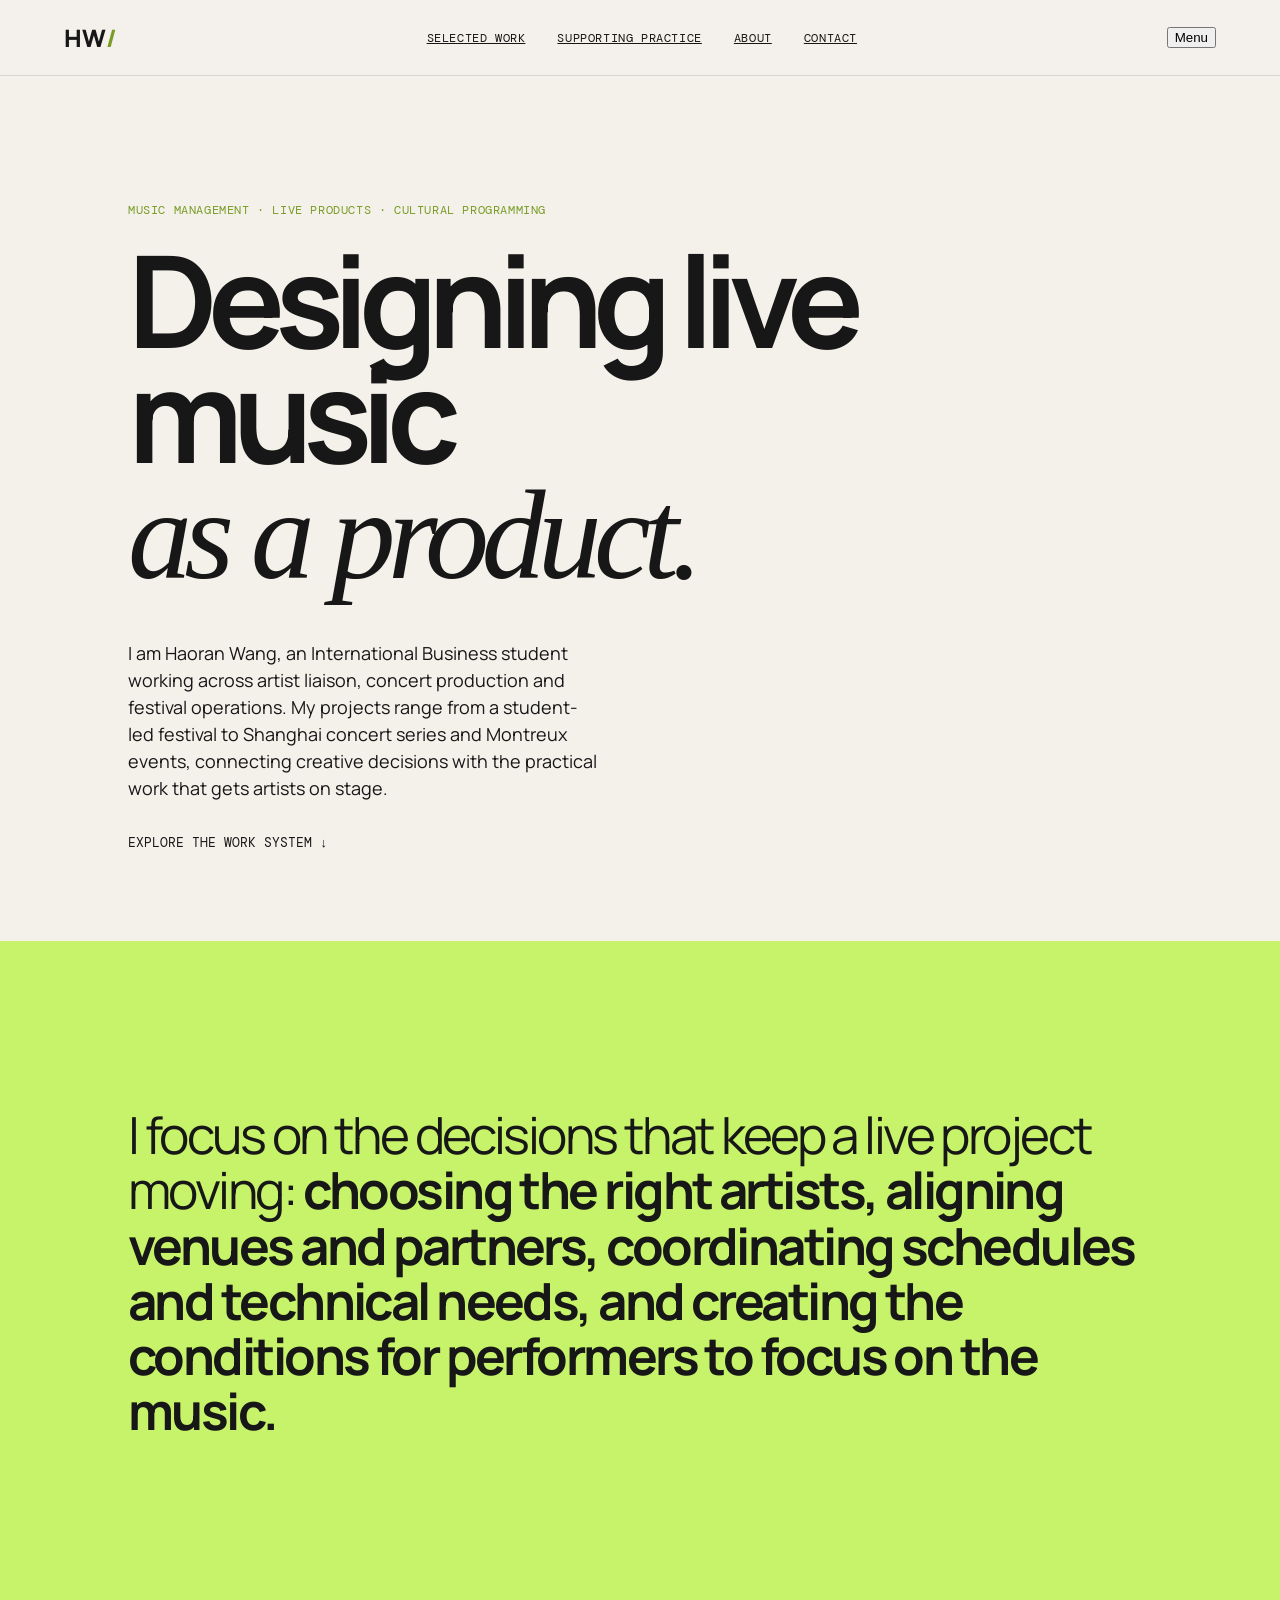
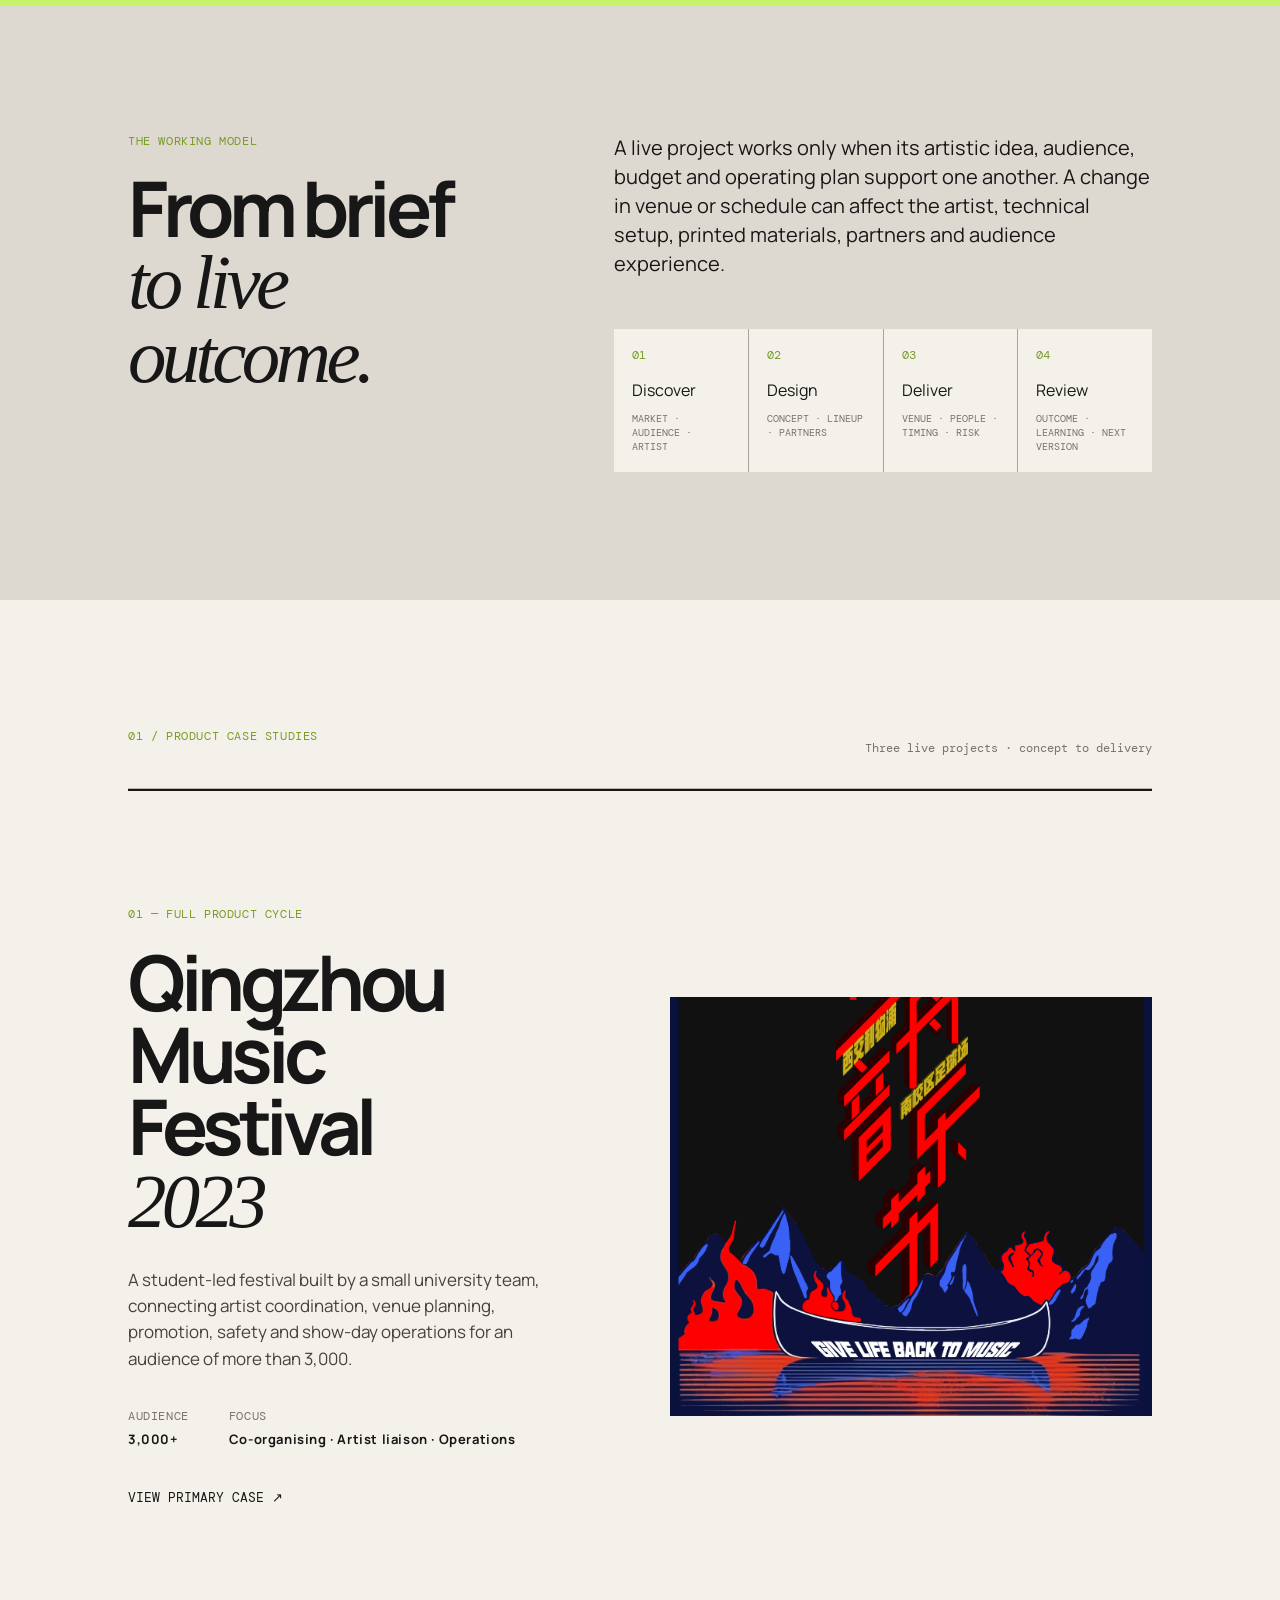
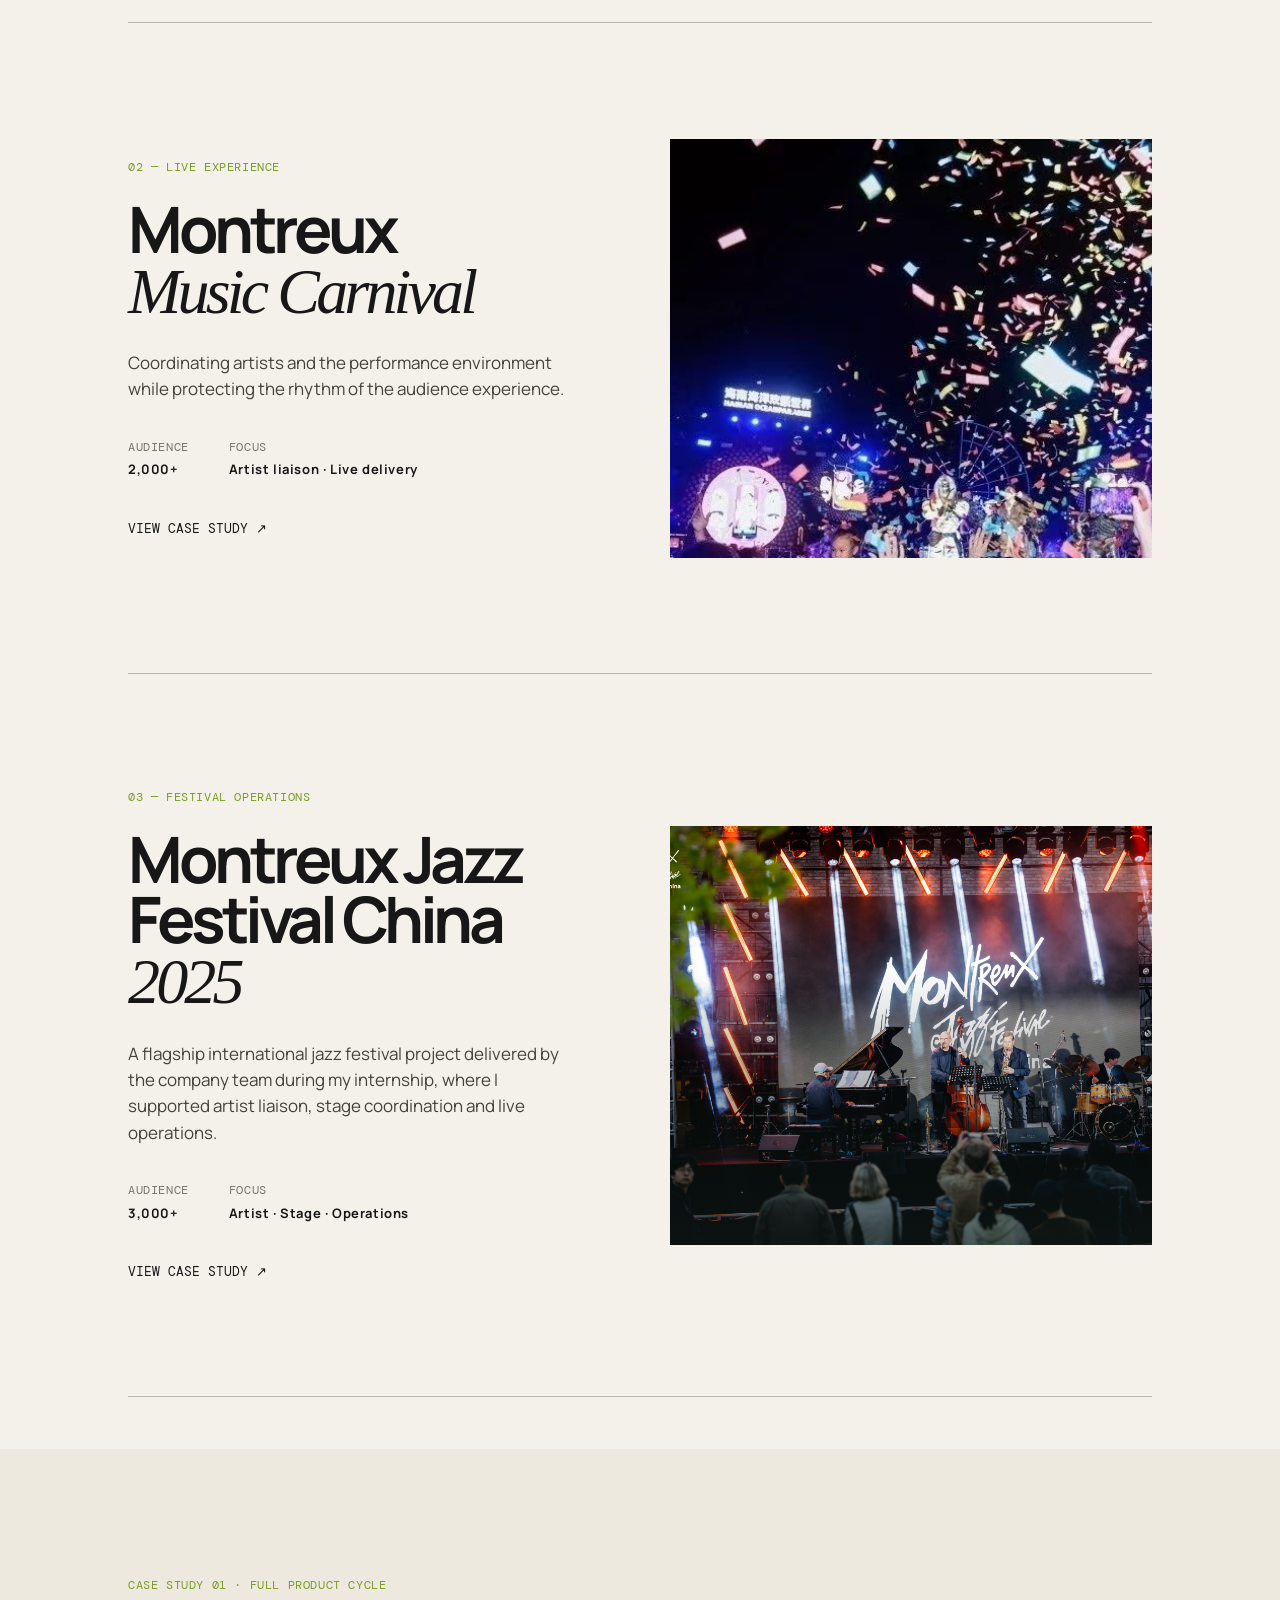
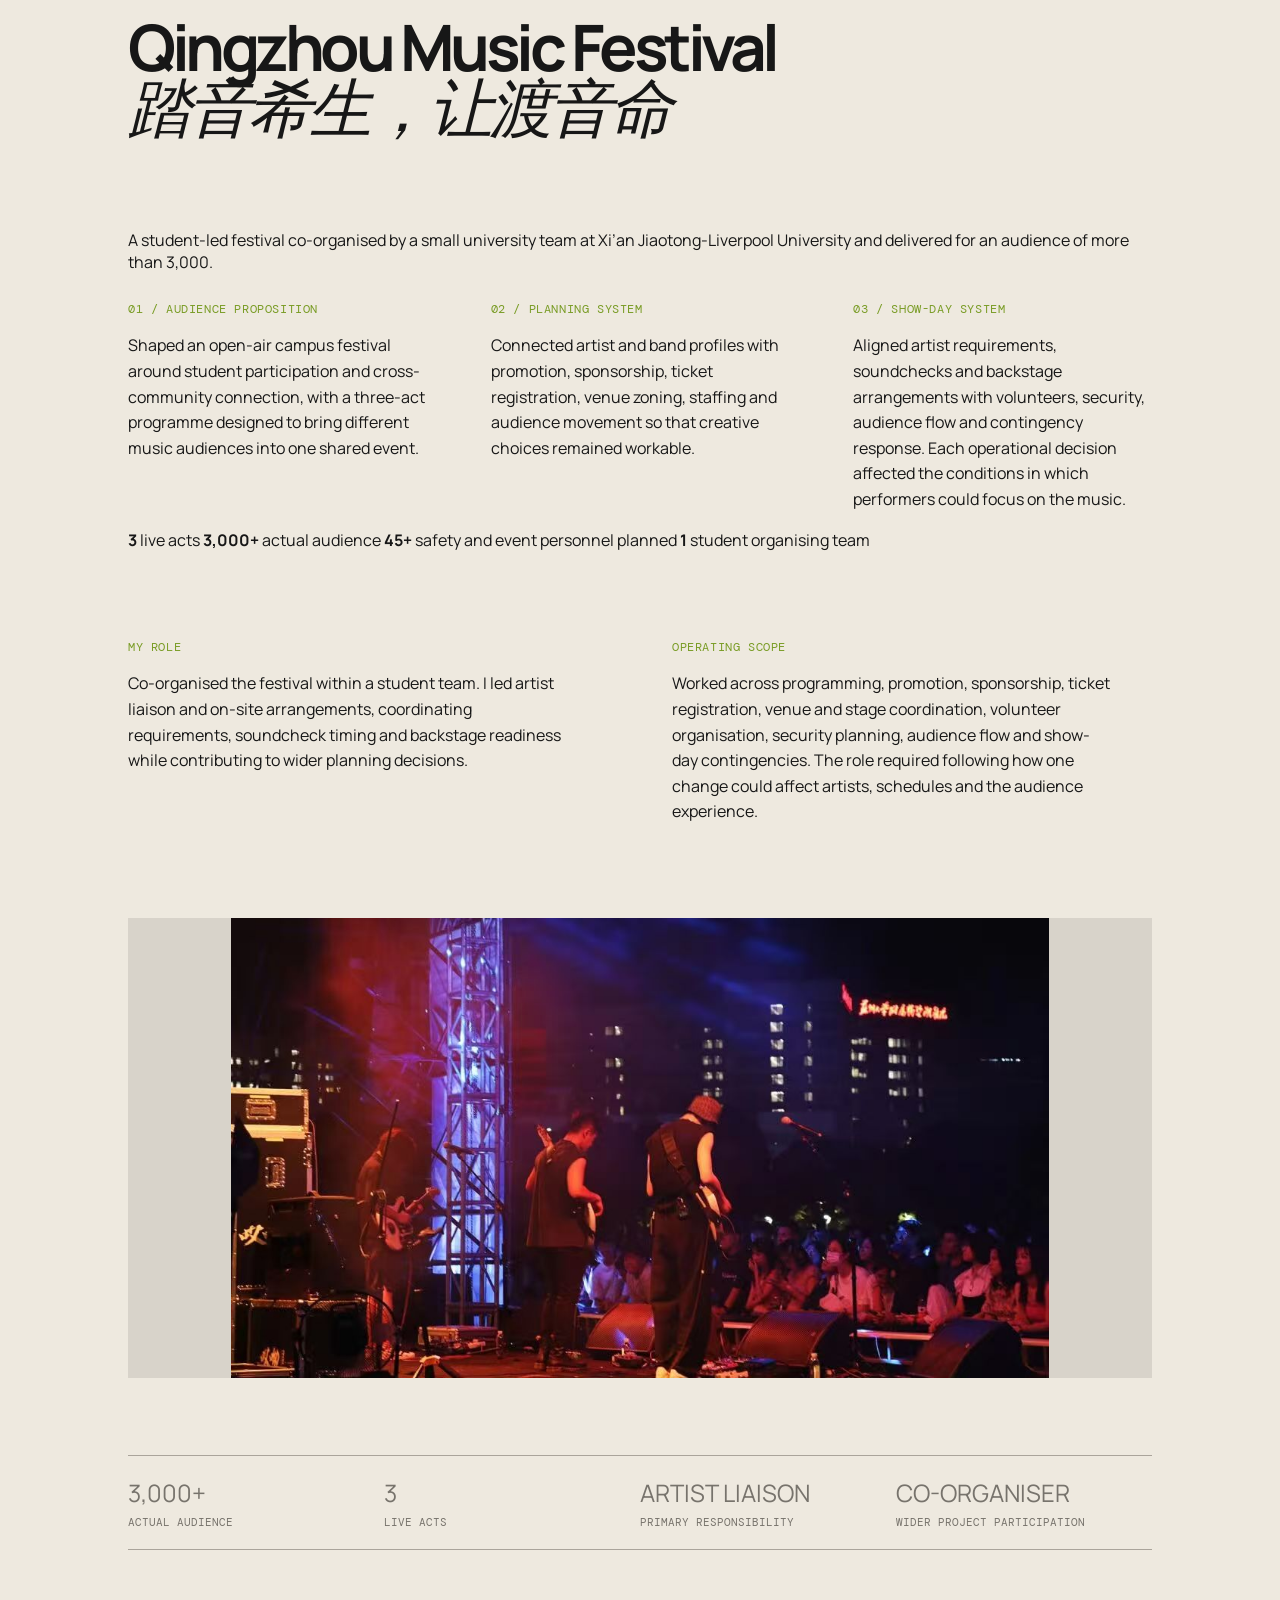
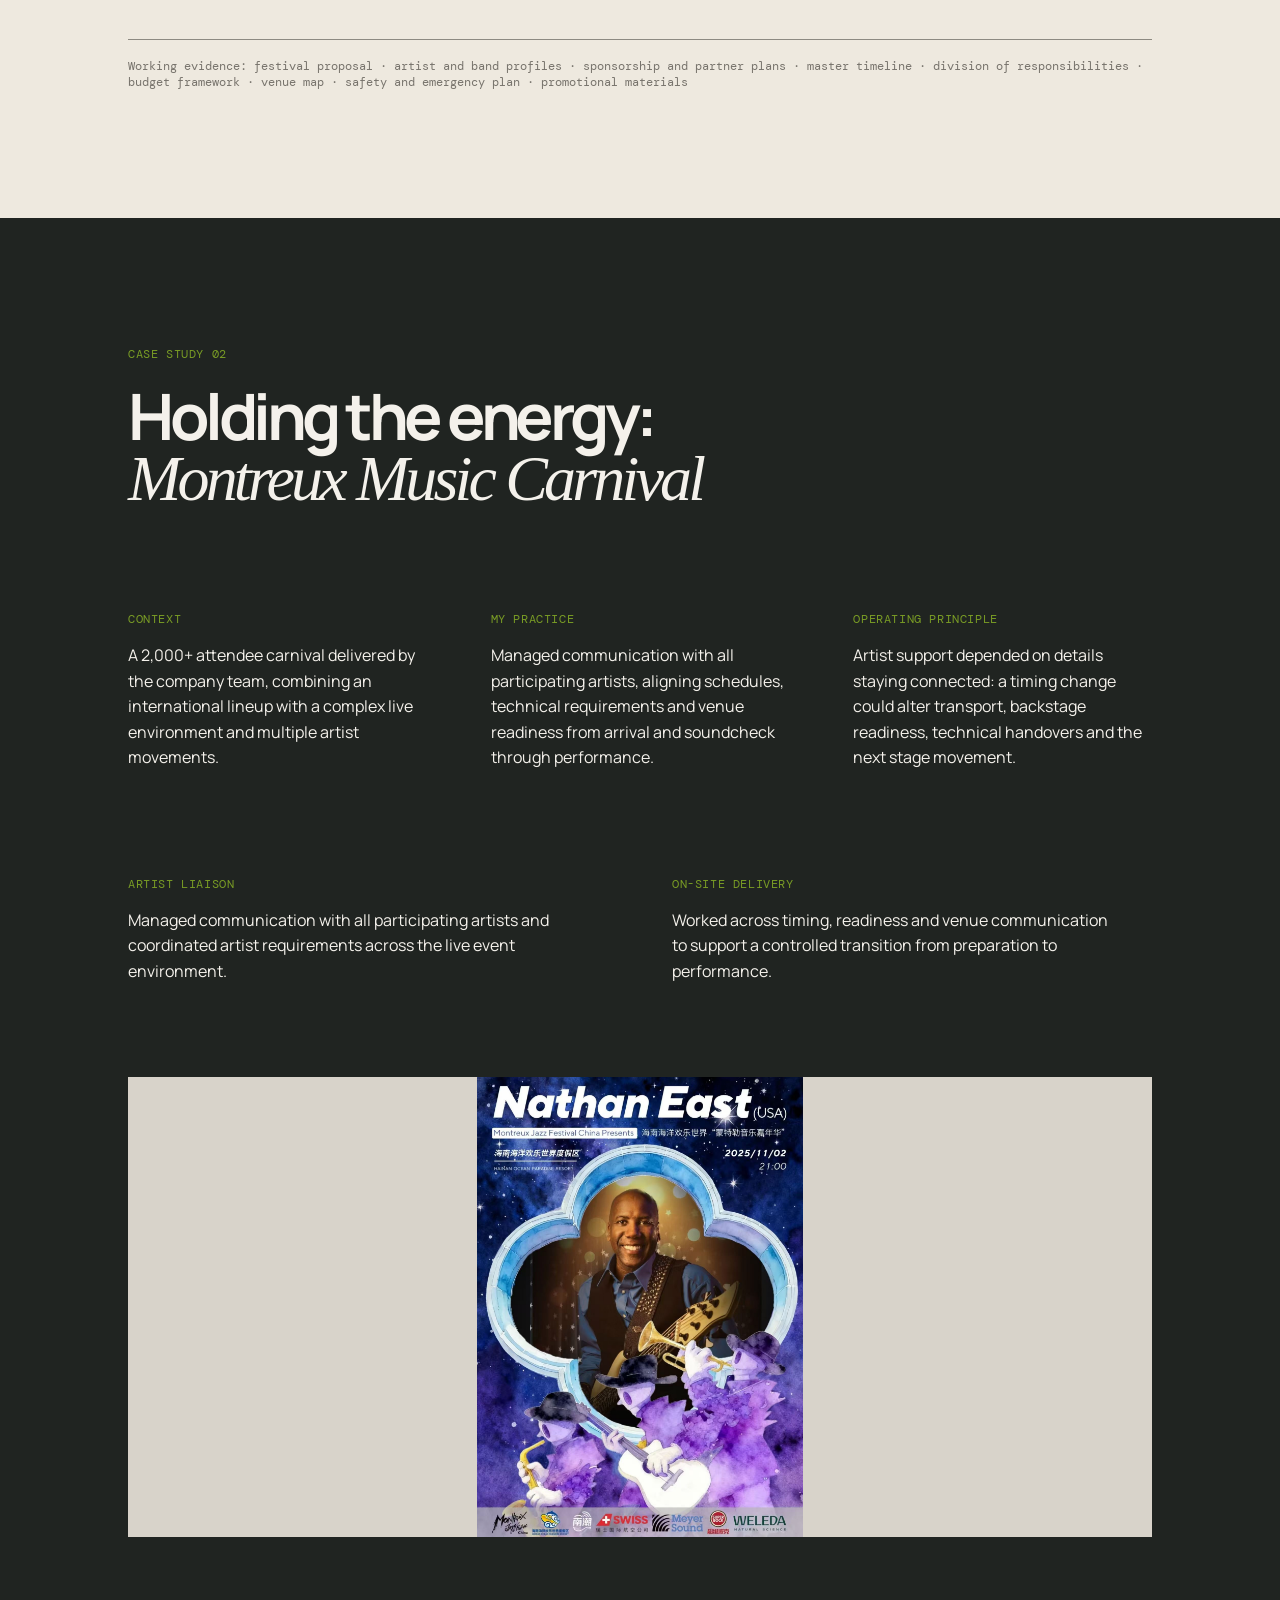
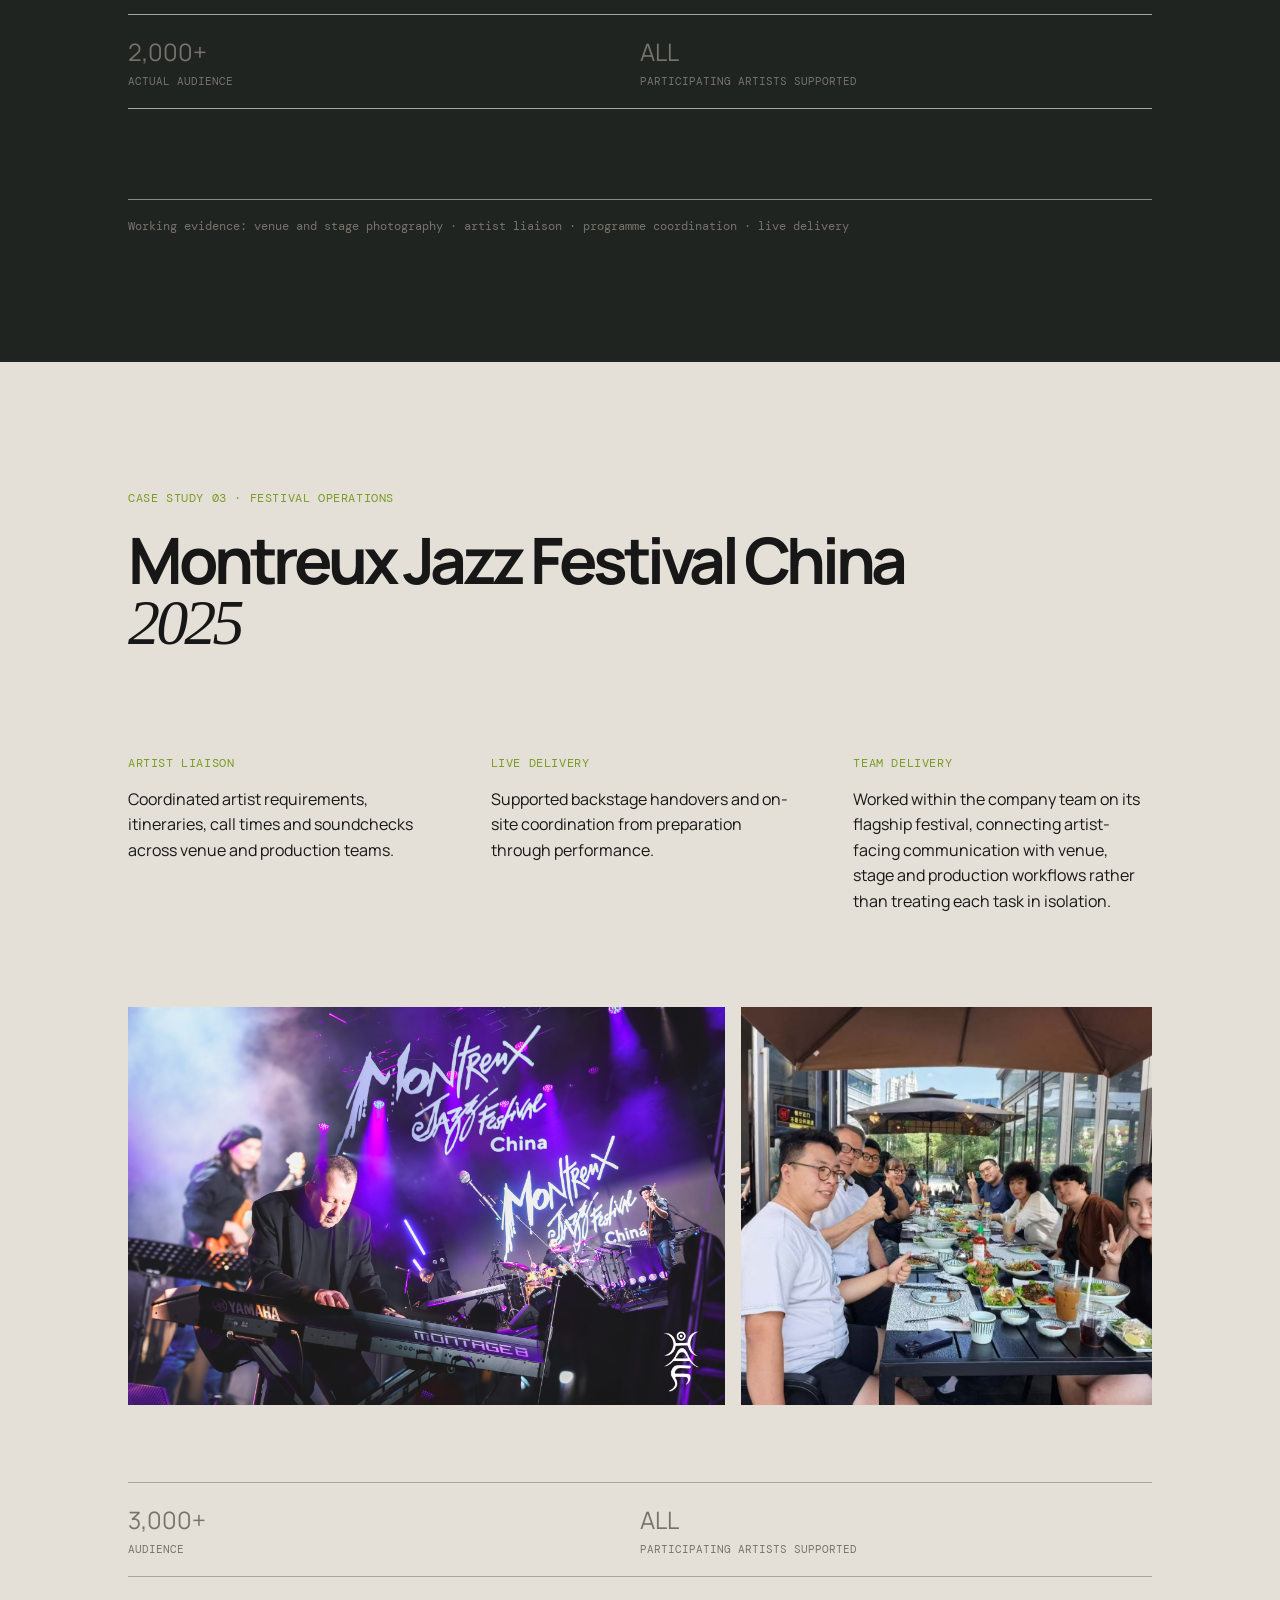
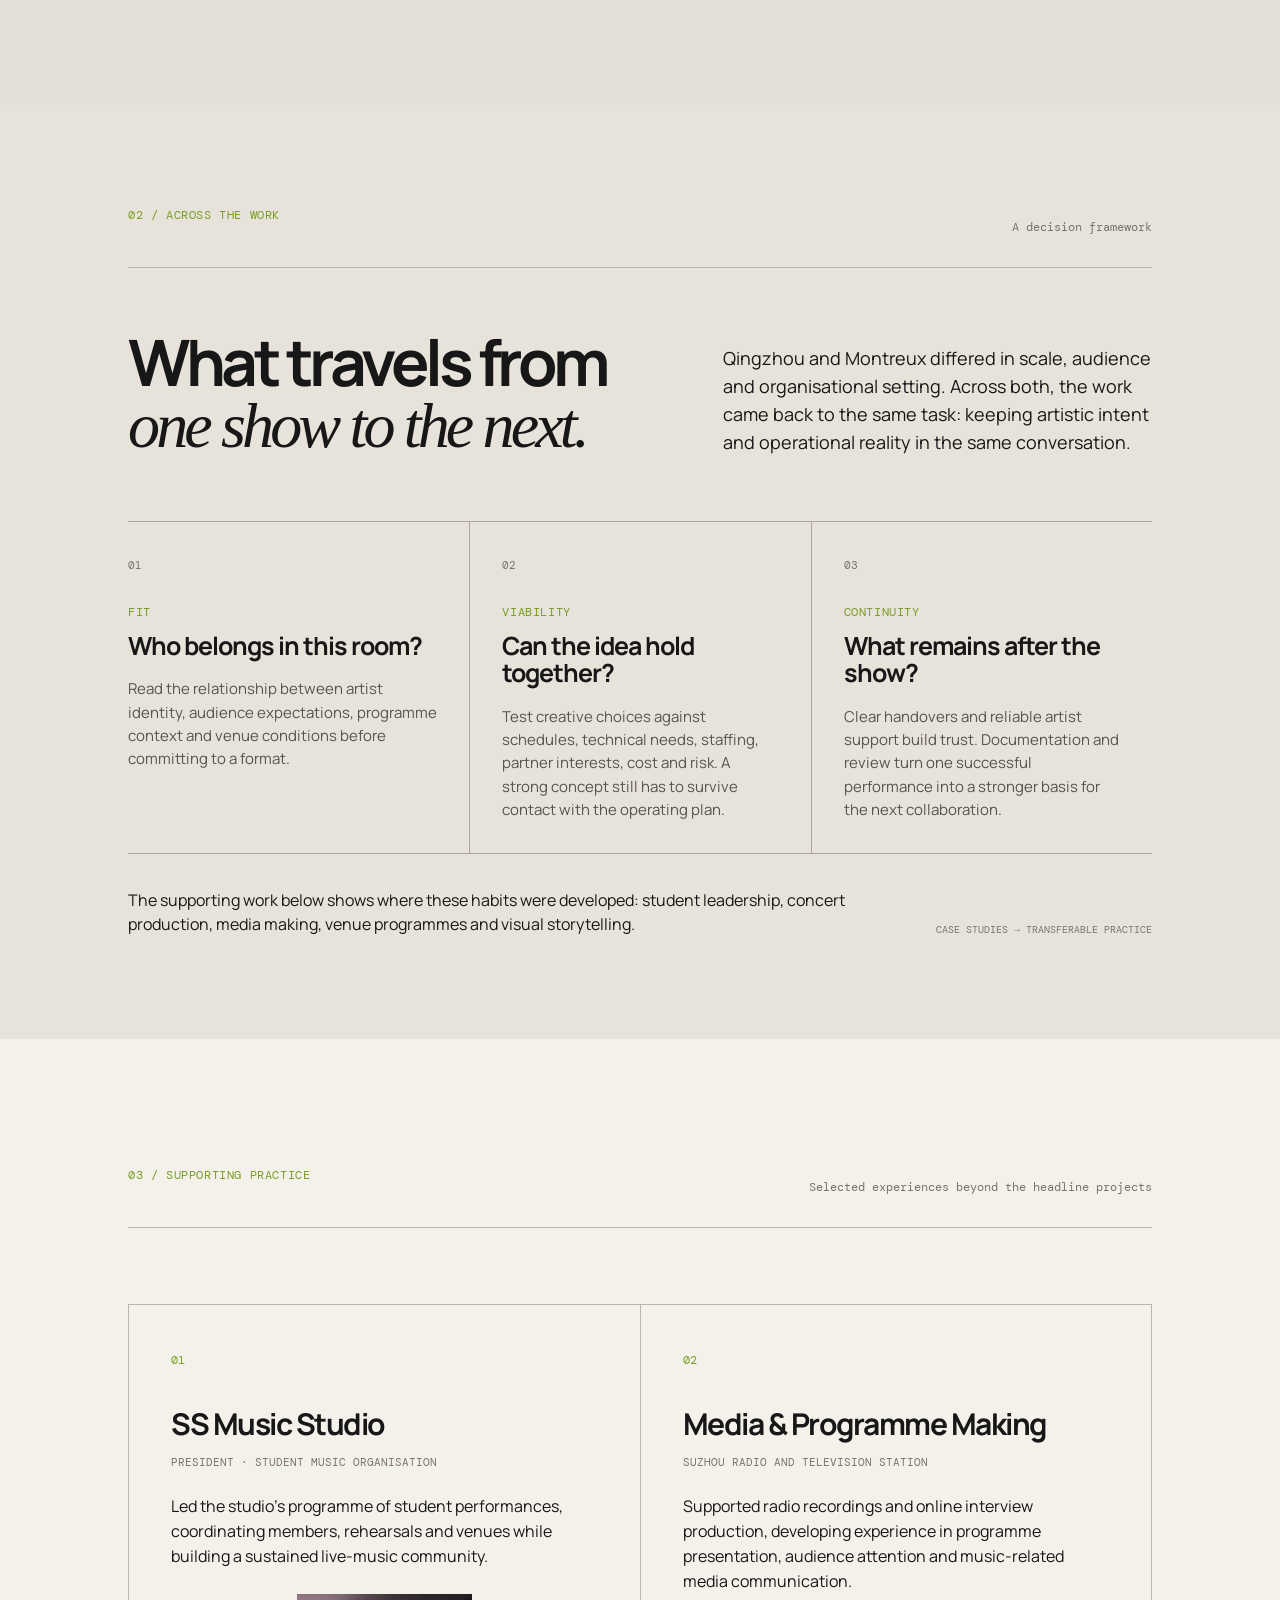
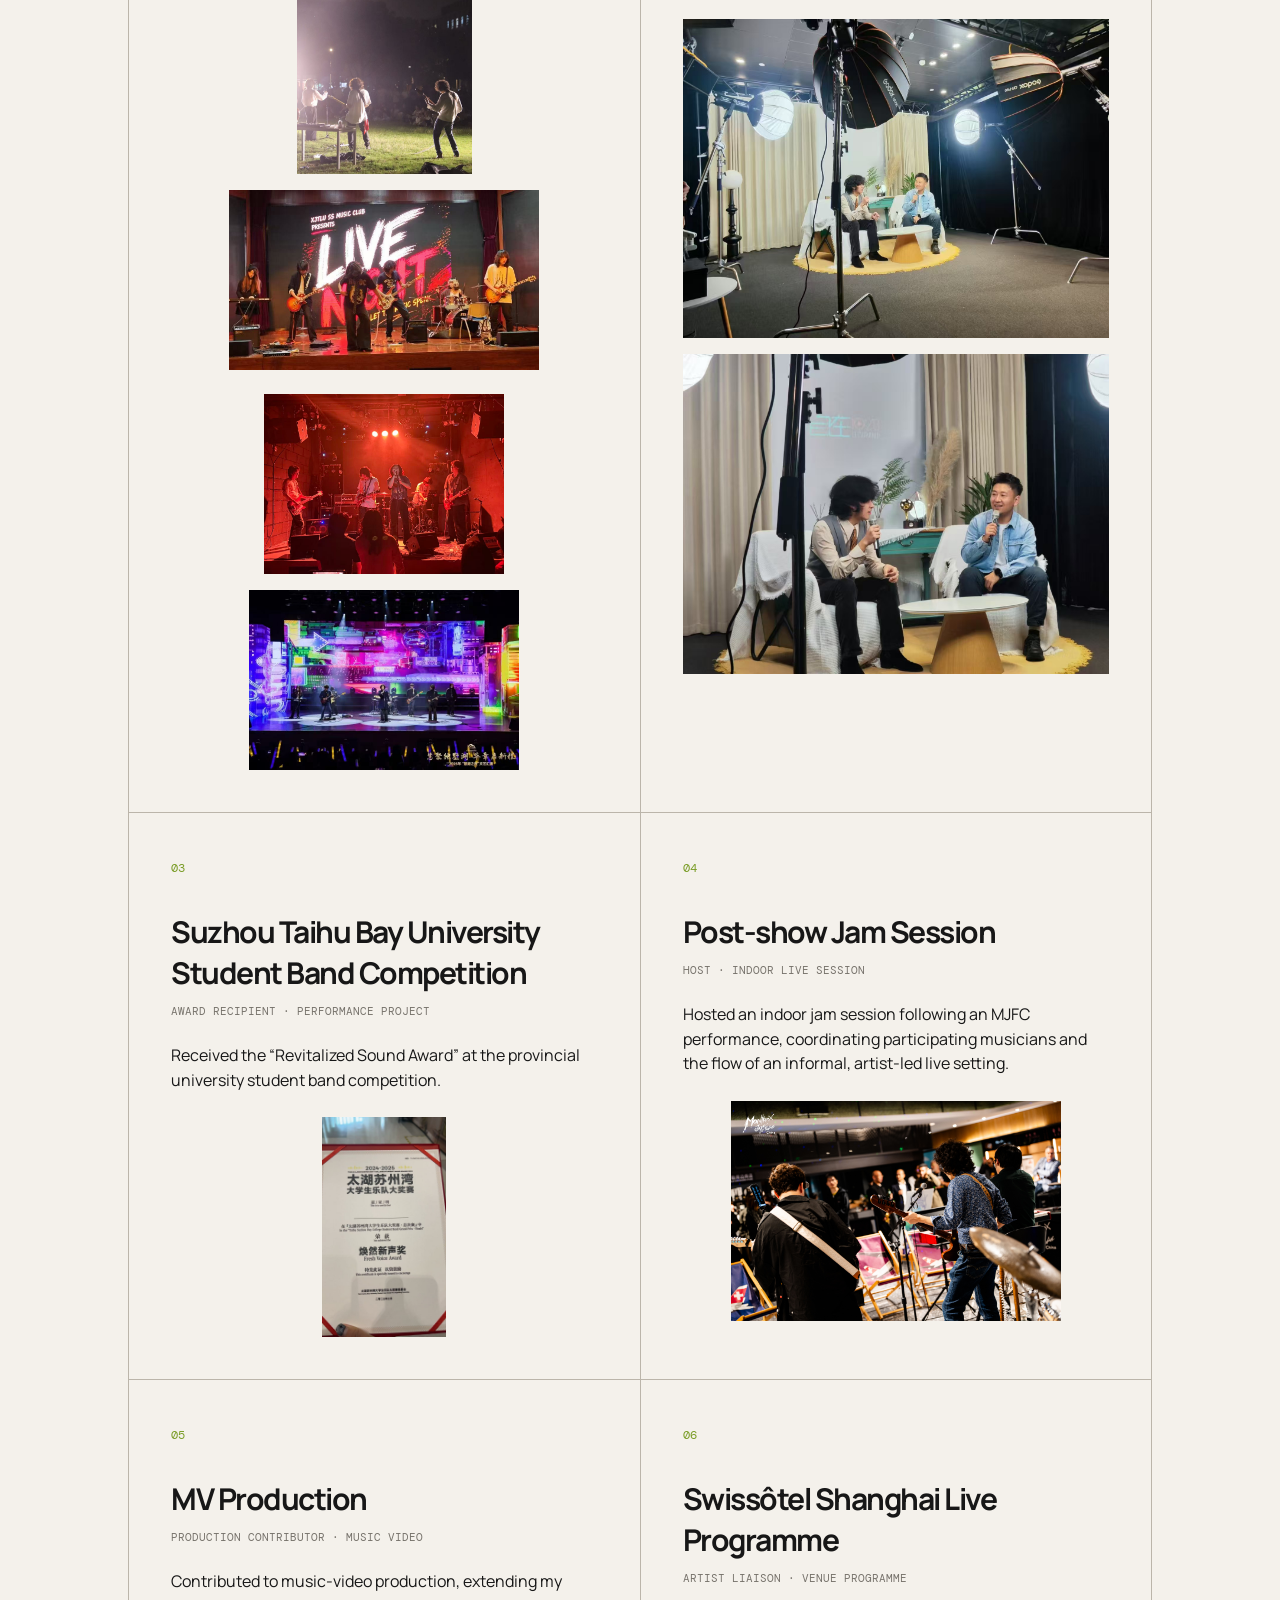
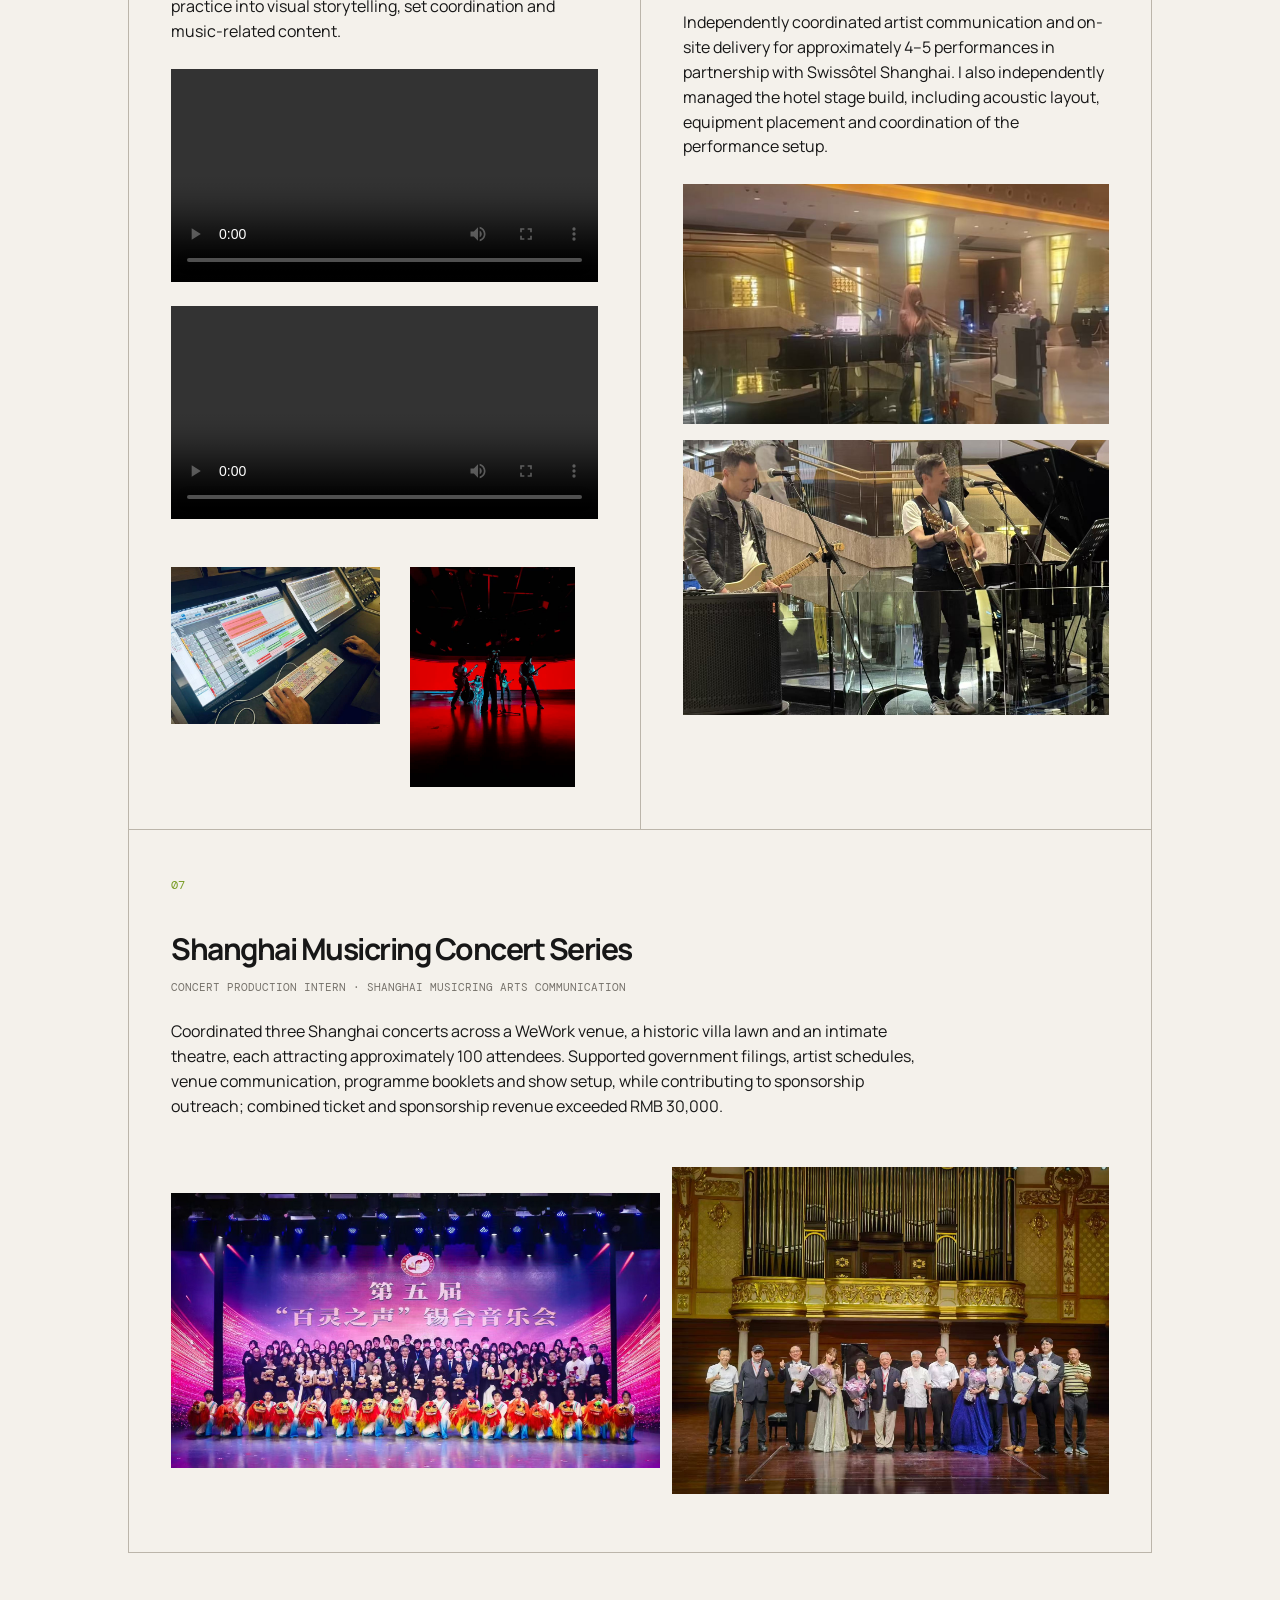
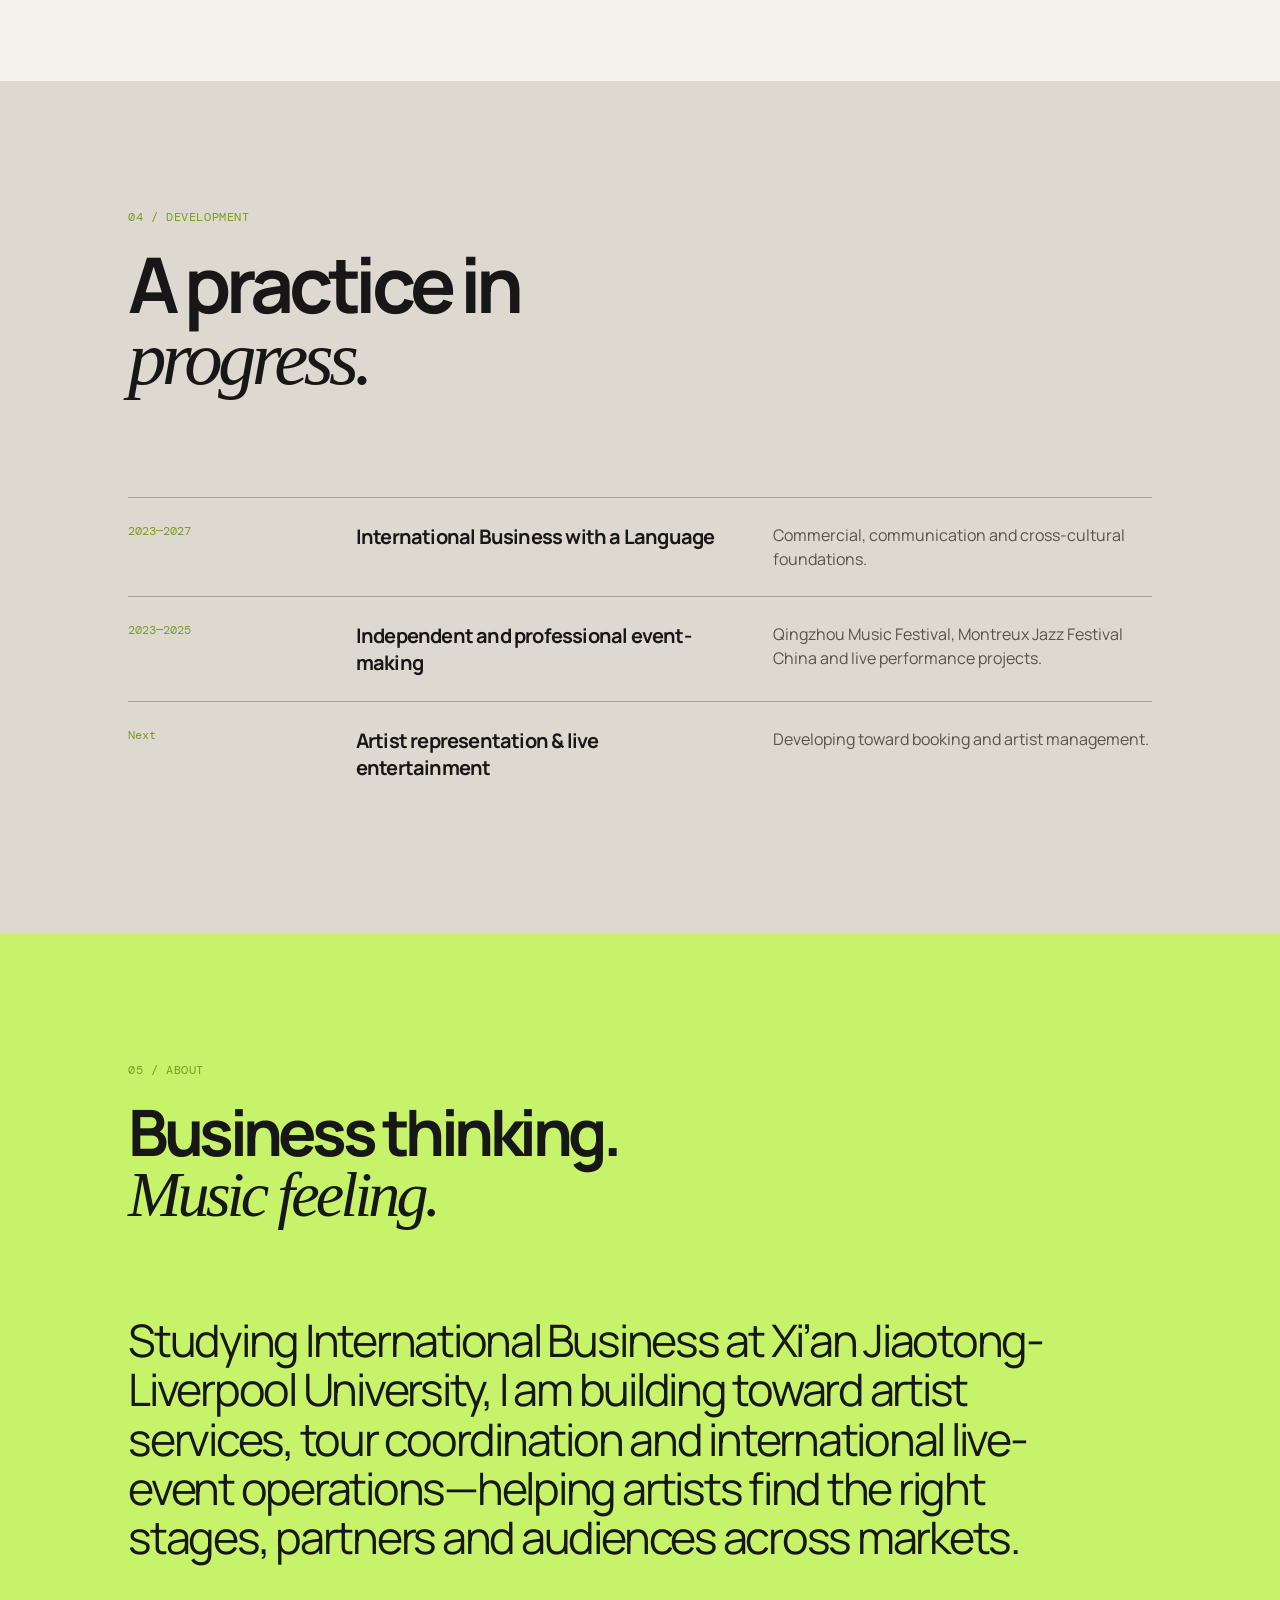
<file: index.html>
<!doctype html>
<html lang="en">
<head>
<meta charset="utf-8">
<meta name="viewport" content="width=device-width,initial-scale=1">
<title>Haoran Wang — Music Management Portfolio</title>
<link rel="stylesheet" href="style.css">
<link rel="stylesheet" href="case-details.css">
<link rel="stylesheet" href="order-fix.css?v=1">
</head>
<body>
<header>
<a class="brand" href="#top">HW<span>/</span>
</a>
<nav>
<a href="#work">Selected work</a>
<a href="#practice">Supporting practice</a>
<a href="#about">About</a>
<a href="#contact">Contact</a>
</nav>
<button class="menu">Menu</button>
</header>
<main id="top">
<section class="hero">
<p class="eyebrow">Music management · live products · cultural programming</p>
<h1>Designing live music<br>
<em>as a product.</em>
</h1>
<p class="intro">I am Haoran Wang, an International Business student working across artist liaison, concert production and festival operations. My projects range from a student-led festival to Shanghai concert series and Montreux events, connecting creative decisions with the practical work that gets artists on stage.</p>
<a class="arrow" href="#work">Explore the work system ↓</a>
</section>
<section class="statement">
<p>I focus on the decisions that keep a live project moving: <strong>choosing the right artists, aligning venues and partners, coordinating schedules and technical needs, and creating the conditions for performers to focus on the music.</strong></p>
</section>
<section class="product-method">
<div>
<p class="eyebrow">The working model</p>
<h2>From brief<br>
<em>to live outcome.</em>
</h2>
</div>
<div class="product-method-copy">
<p>A live project works only when its artistic idea, audience, budget and operating plan support one another. A change in venue or schedule can affect the artist, technical setup, printed materials, partners and audience experience.</p>
<div class="method-steps">
<span>
<b>01</b>Discover<br>
<small>market · audience · artist</small>
</span>
<span>
<b>02</b>Design<br>
<small>concept · lineup · partners</small>
</span>
<span>
<b>03</b>Deliver<br>
<small>venue · people · timing · risk</small>
</span>
<span>
<b>04</b>Review<br>
<small>outcome · learning · next version</small>
</span>
</div>
</div>
</section>
<section id="work" class="work">
<div class="section-head">
<p class="eyebrow">01 / Product case studies</p>
<p class="muted">Three live projects · concept to delivery</p>
</div>
<article class="project project-primary">
<div class="project-image qingzhou-image">
<span>QINGZHOU<br>2023</span>
</div>
<div class="project-copy">
<p class="eyebrow">01 — Full product cycle</p>
<h2>Qingzhou Music Festival<br>
<em>2023</em>
</h2>
<p>A student-led festival built by a small university team, connecting artist coordination, venue planning, promotion, safety and show-day operations for an audience of more than 3,000.</p>
<div class="meta">
<span>Scale<br>
<b>3 live acts · 3,000+ audience</b>
</span>
<span>Focus<br>
<b>Co-organising · Artist liaison · Operations</b>
</span>
</div>
<a class="text-link" href="#qingzhou">View primary case ↗</a>
</div>
</article>
<article class="project reverse">
<div class="project-image image-two">
<span>MONTREUX<br>MUSIC<br>CARNIVAL</span>
</div>
<div class="project-copy">
<p class="eyebrow">02 — Live experience</p>
<h2>Montreux<br>
<em>Music Carnival</em>
</h2>
<p>Coordinating artists and the performance environment while protecting the rhythm of the audience experience.</p>
<div class="meta">
<span>Role<br>
<b>Artist Liaison / Band Manager</b>
</span>
<span>Focus<br>
<b>Communication · Delivery</b>
</span>
</div>
<a class="text-link" href="#carnival">View case study ↗</a>
</div>
</article>
<article class="project">
<div class="project-image image-one">
<span>MJFC<br>2025</span>
</div>
<div class="project-copy">
<p class="eyebrow">03 — Festival operations</p>
<h2>Montreux Jazz Festival China<br>
<em>2025</em>
</h2>
<p>Artist liaison and on-site coordination within a major international jazz festival project in China.</p>
<div class="meta">
<span>Audience<br>
<b>3,000+</b>
</span>
<span>Focus<br>
<b>Artist · Stage · Operations</b>
</span>
</div>
<a class="text-link" href="#mjfc">View case study ↗</a>
</div>
</article>
</section>



<section id="qingzhou" class="case qingzhou-page">
<p class="eyebrow">Case study 01 · Full product cycle</p>
<h2>Qingzhou Music Festival<br>
<em>踏音希生，让渡音命</em>
</h2>
<p class="qingzhou-lead">A student-led festival co-organised by a small university team at Xi’an Jiaotong-Liverpool University and delivered for an audience of more than 3,000.</p>
<div class="case-grid">
<div>
<p class="label">01 / Audience proposition</p>
<p>Shaped an open-air campus festival around student participation and cross-community connection, with a three-act programme designed to bring different music audiences into one shared event.</p>
</div>
<div>
<p class="label">02 / Planning system</p>
<p>Connected artist and band profiles with promotion, sponsorship, ticket registration, venue zoning, staffing and audience movement so that creative choices remained workable.</p>
</div>
<div>
<p class="label">03 / Show-day system</p>
<p>Aligned artist requirements, soundchecks and backstage arrangements with volunteers, security, audience flow and contingency response. Each operational decision affected the conditions in which performers could focus on the music.</p>
</div>
</div>
<div class="qingzhou-stats">
<span>
<b>3</b> live acts</span>
<span>
<b>3,000+</b> actual audience</span>
<span>
<b>45+</b> safety and event personnel planned</span>
<span>
<b>1</b> student organising team</span>
</div>
<div class="evidence">Working evidence: festival proposal · artist and band profiles · sponsorship and partner plans · master timeline · division of responsibilities · budget framework · venue map · safety and emergency plan · promotional materials</div>
</section>
<section id="carnival" class="case dark">
<p class="eyebrow">Case study 02</p>
<h2>Holding the energy:<br>
<em>Montreux Music Carnival</em>
</h2>
<div class="case-grid">
<div>
<p class="label">Context</p>
<p>A 2,000+ attendee carnival delivered by the company team, combining an international lineup with a complex live environment and multiple artist movements.</p>
</div>
<div>
<p class="label">My practice</p>
<p>Managed communication with all participating artists, aligning schedules, technical requirements and venue readiness from arrival and soundcheck through performance.</p>
</div>
<div>
<p class="label">Operating principle</p>
<p>Artist support depended on details staying connected: a timing change could alter transport, backstage readiness, technical handovers and the next stage movement.</p>
</div>
</div>
<div class="evidence">Working evidence: venue and stage photography · artist liaison · programme coordination · live delivery</div>
</section>
<section id="mjfc" class="case">
<p class="eyebrow">Case study 03 · Festival operations</p>
<h2>Montreux Jazz Festival China<br>
<em>2025</em>
</h2>
<div class="case-grid">
<div>
<p class="label">Artist liaison</p>
<p>Coordinated artist requirements, itineraries, call times and soundchecks across venue and production teams.</p>
</div>
<div>
<p class="label">Live delivery</p>
<p>Supported backstage handovers and on-site coordination from preparation through performance.</p>
</div>
<div>
<p class="label">Team delivery</p>
<p>Worked within the company team on its flagship festival, connecting artist-facing communication with venue, stage and production workflows rather than treating each task in isolation.</p>
</div>
</div>
<figure class="mjfc-team-photo">
<img src="assets/mjfc-team.jpg" alt="Haoran Wang with the Montreux Jazz Festival China team">
</figure>
<div class="data-strip">
<span>
<b>3,000+</b> audience</span>
<span>
<b>All</b> participating artists supported</span>
</div>
</section>
<section id="practice" class="support">
<div class="section-head">
<p class="eyebrow">03 / Supporting practice</p>
<p class="muted">Selected experiences beyond the headline projects</p>
</div>
<div class="support-grid">
<article>
<span class="num">01</span>
<h3>SS Music Studio</h3>
<p class="role">President · Xi’an Jiaotong-Liverpool University</p>
<p>Planned and delivered live performances, coordinating venues, schedules, bands and show-day operations. Events attracted up to 300 attendees and the studio received the provincial “Revitalized Sound Award”.</p>
</article>
<article>
<span class="num">02</span>
<h3>Media &amp; programme making</h3>
<p class="role">Suzhou Radio and Television Station</p>
<p>Supported radio recordings and online interview videos, developing an understanding of presentation, audience attention and live-to-media communication.</p>
</article>
<article>
<span class="num">03</span>
<h3>Festival community</h3>
<p class="role">Qingzhou Music Festival · Montreux Band Showcase</p>
<p>Contributed to festival organising and showcase coordination, extending my experience from artist support to the wider network of teams, audiences and cultural partners.</p>
</article>
<article>
<span class="num">04</span>
<h3>Music beyond the stage</h3>
<p class="role">University anthem · Municipal performances</p>
<p>Contributed to rehearsals, content production and on-site presentation for institutional and public events.</p>
</article>
</div>
</section>
<section class="timeline">
<p class="eyebrow">04 / Development</p>
<h2>A practice in<br>
<em>progress.</em>
</h2>
<div class="timeline-row">
<span>2023—2027</span>
<strong>International Business with a Language</strong>
<p>Commercial, communication and cross-cultural foundations.</p>
</div>
<div class="timeline-row">
<span>2023—2025</span>
<strong>Independent and professional event-making</strong>
<p>Qingzhou Music Festival, Montreux Jazz Festival China and live performance projects.</p>
</div>
<div class="timeline-row">
<span>Next</span>
<strong>Artist representation &amp; live entertainment</strong>
<p>Developing toward booking and artist management.</p>
</div>
</section>
<section id="about" class="about">
<p class="eyebrow">05 / About</p>
<h2>Business thinking.<br>
<em>Music feeling.</em>
</h2>
<p class="big-copy">Studying International Business at Xi’an Jiaotong-Liverpool University, I am building toward artist services, tour coordination and international live-event operations—helping artists find the right stages, partners and audiences across markets.</p>
<div class="skills">
<span>Artist liaison</span>
<span>Live event operations</span>
<span>Programming research</span>
<span>Cultural partnerships</span>
</div>
</section>
<section id="contact" class="contact">
<p class="eyebrow">06 / Contact</p>
<h2>Let’s make<br>
<em>something live.</em>
</h2>
<a class="email" href="mailto:wang.stoner05@gmail.com">wang.stoner05@gmail.com ↗</a>
<p class="muted">Suzhou, China · 2027FALL applicant</p>
</section>
</main>
<footer>
<span>© Haoran Wang 2026</span>
<span>Music management portfolio</span>
</footer>
<script src="case-details.js">
</script>
</body>
</html>
</file>
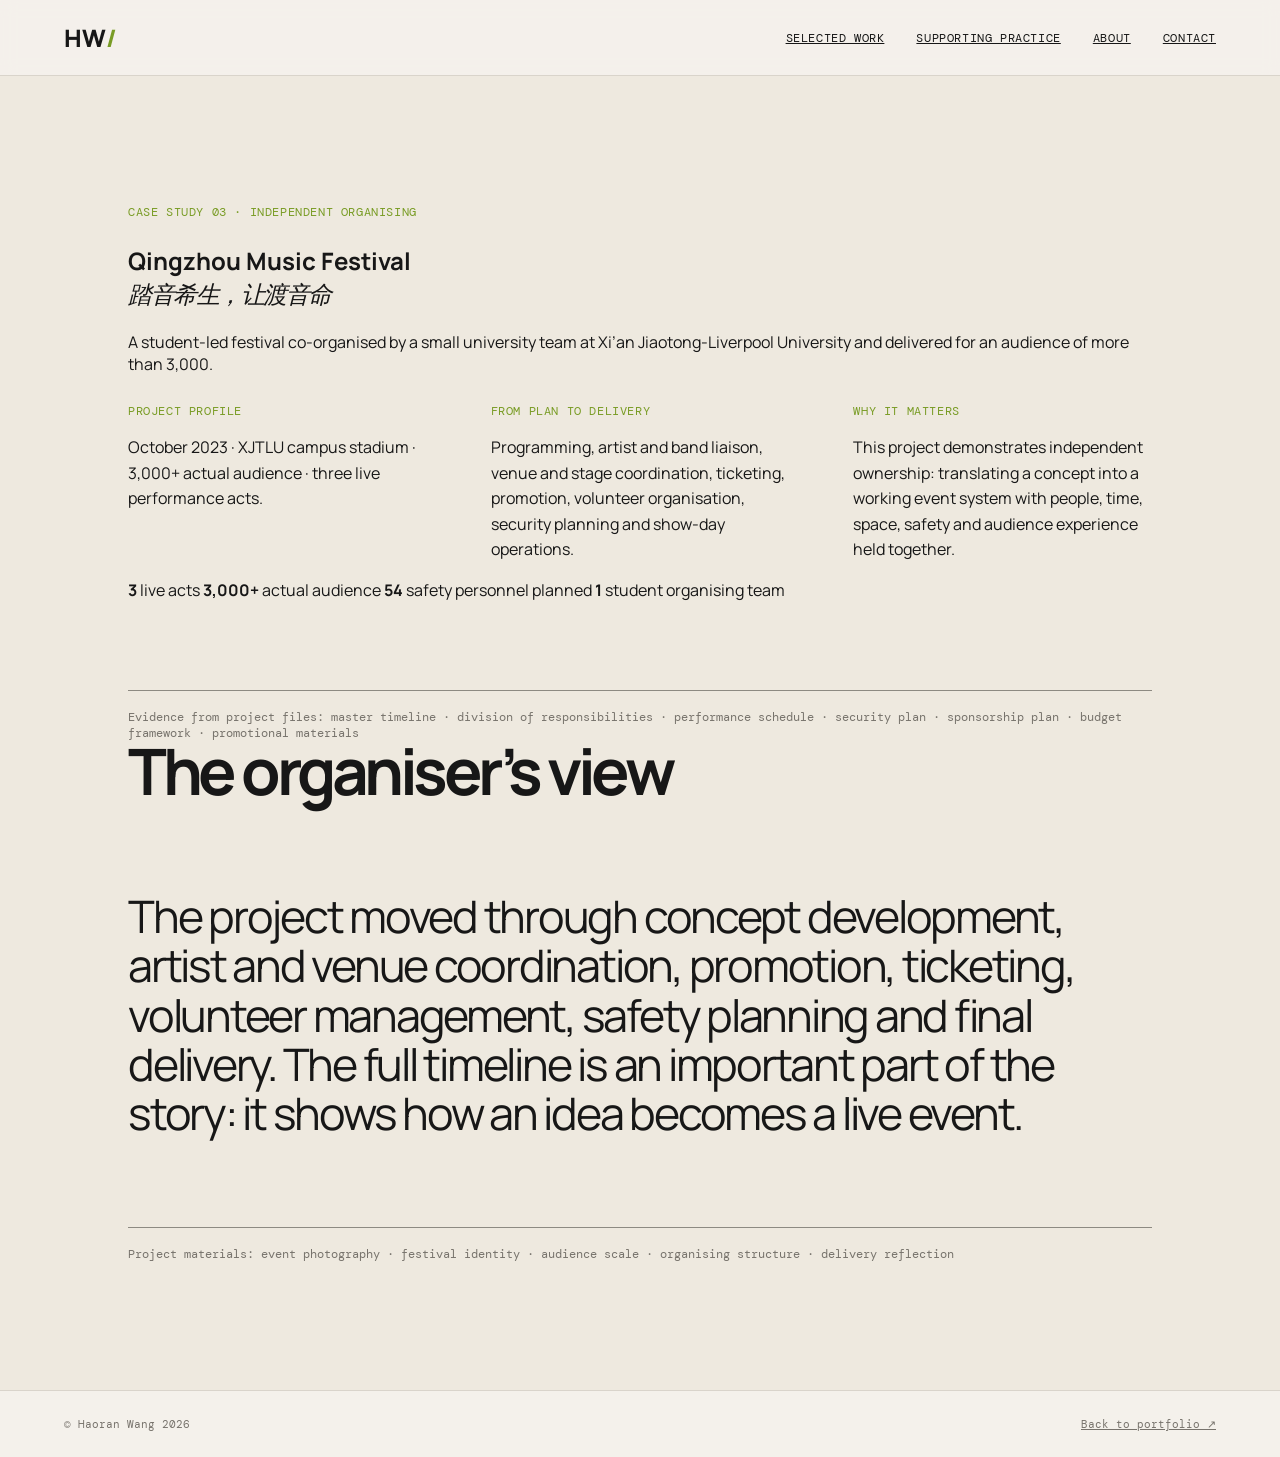
<file: qingzhou.html>
<!doctype html>
<html lang="en">
<head>
<meta charset="utf-8">
<meta name="viewport" content="width=device-width,initial-scale=1">
<title>Qingzhou Music Festival — Haoran Wang</title>
<link rel="stylesheet" href="style.css">
</head>
<body>
<header>
<a class="brand" href="index.html">HW<span>/</span>
</a>
<nav>
<a href="index.html#work">Selected work</a>
<a href="support.html">Supporting practice</a>
<a href="index.html#about">About</a>
<a href="index.html#contact">Contact</a>
</nav>
</header>
<main>
<section class="case qingzhou-page">
<p class="eyebrow">Case study 03 · Independent organising</p>
<h1>Qingzhou Music Festival<br>
<em>踏音希生，让渡音命</em>
</h1>
<p class="qingzhou-lead">A student-led festival co-organised by a small university team at Xi’an Jiaotong-Liverpool University and delivered for an audience of more than 3,000.</p>
<div class="case-grid">
<div>
<p class="label">Project profile</p>
<p>October 2023 · XJTLU campus stadium · 3,000+ actual audience · three live performance acts.</p>
</div>
<div>
<p class="label">From plan to delivery</p>
<p>Programming, artist and band liaison, venue and stage coordination, ticketing, promotion, volunteer organisation, security planning and show-day operations.</p>
</div>
<div>
<p class="label">Why it matters</p>
<p>This project demonstrates independent ownership: translating a concept into a working event system with people, time, space, safety and audience experience held together.</p>
</div>
</div>
<div class="qingzhou-stats">
<span>
<b>3</b> live acts</span>
<span>
<b>3,000+</b> actual audience</span>
<span>
<b>54</b> safety personnel planned</span>
<span>
<b>1</b> student organising team</span>
</div>
<div class="evidence">Evidence from project files: master timeline · division of responsibilities · performance schedule · security plan · sponsorship plan · budget framework · promotional materials</div>
<h2 class="qingzhou-sub">The organiser’s view</h2>
<p class="big-copy">The project moved through concept development, artist and venue coordination, promotion, ticketing, volunteer management, safety planning and final delivery. The full timeline is an important part of the story: it shows how an idea becomes a live event.</p>
<div class="evidence">Project materials: event photography · festival identity · audience scale · organising structure · delivery reflection</div>
</section>
</main>
<footer>
<span>© Haoran Wang 2026</span>
<span>
<a href="index.html">Back to portfolio ↗</a>
</span>
</footer>
</body>
</html>
</file>
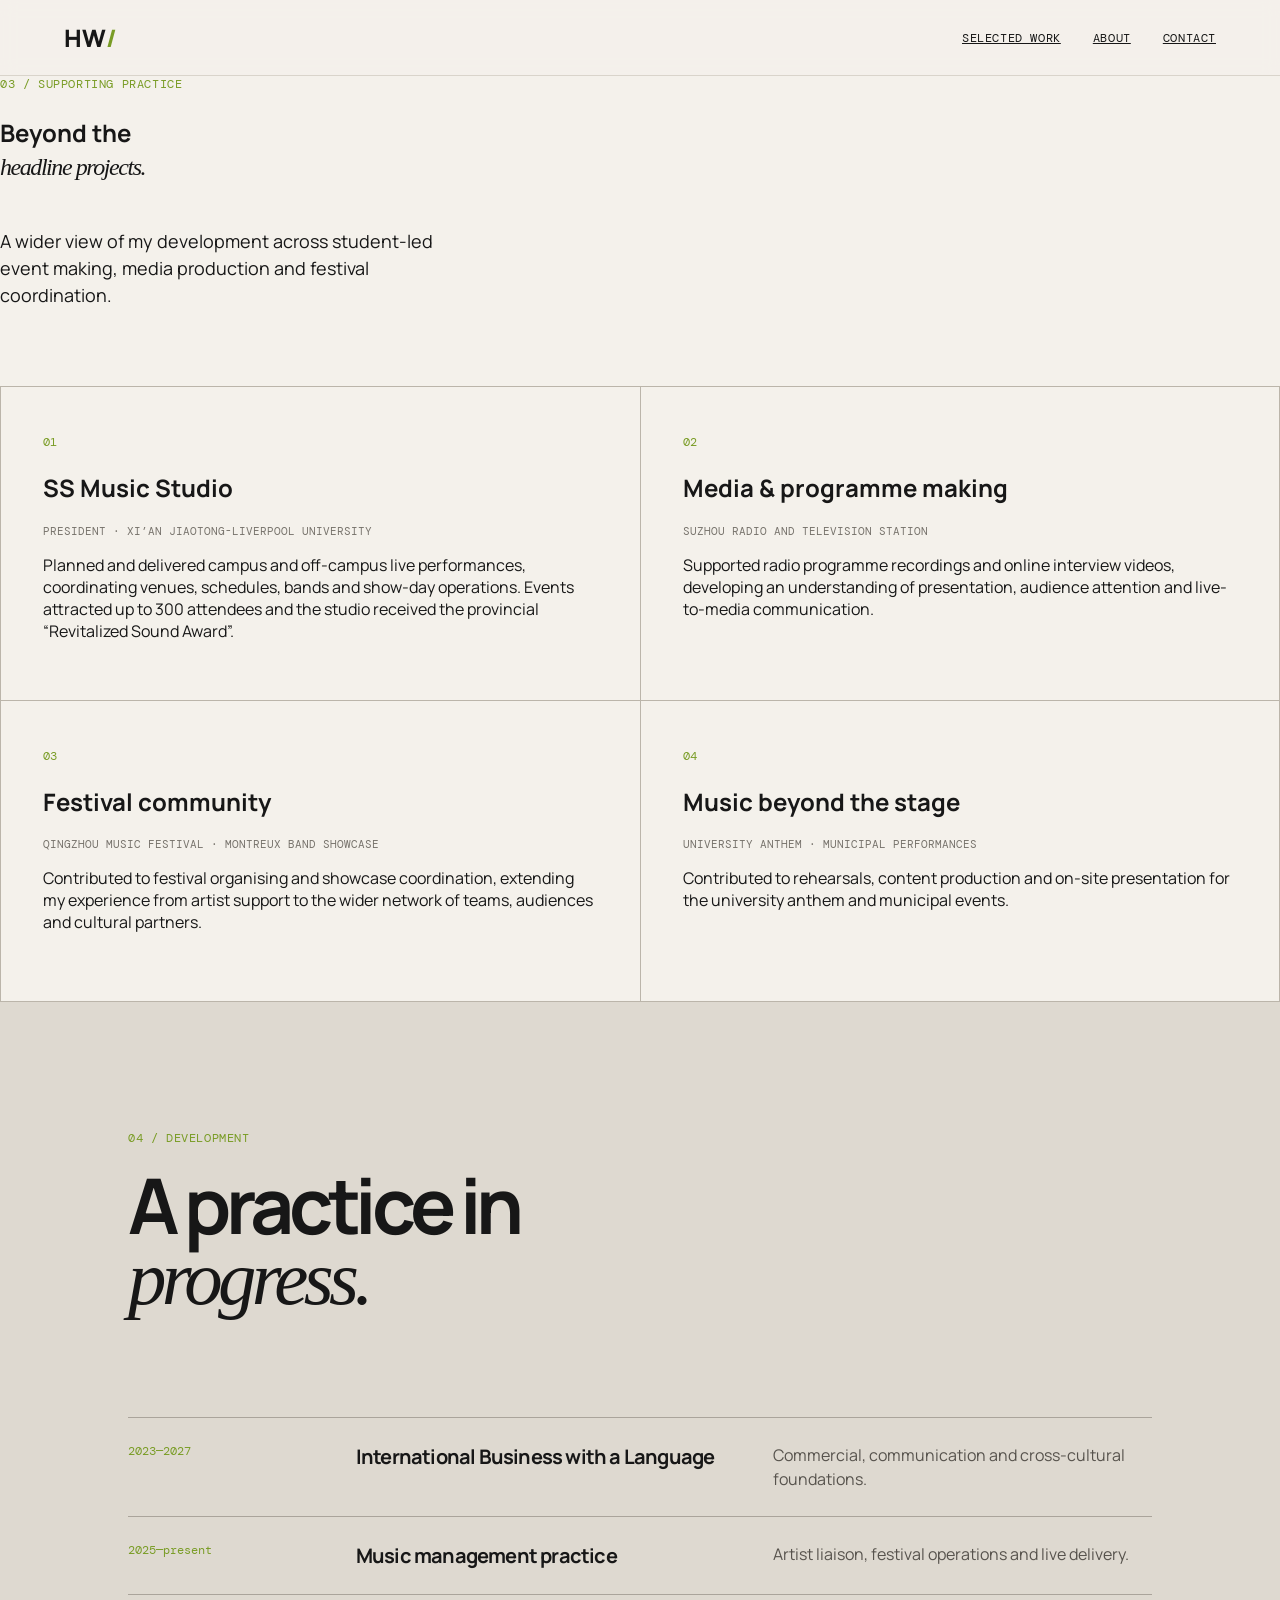
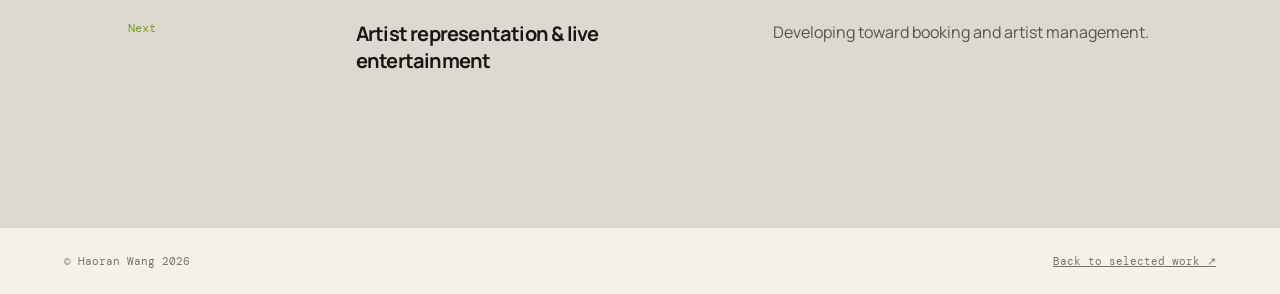
<file: support.html>
<!doctype html><html lang="en"><head><meta charset="utf-8"><meta name="viewport" content="width=device-width,initial-scale=1"><title>Supporting Practice — Haoran Wang</title><link rel="stylesheet" href="style.css"></head><body><header><a class="brand" href="index.html">HW<span>/</span></a><nav><a href="index.html#work">Selected work</a><a href="index.html#about">About</a><a href="#contact">Contact</a></nav></header><main><section class="support-page"><p class="eyebrow">03 / Supporting practice</p><h1>Beyond the<br><em>headline projects.</em></h1><p class="intro">A wider view of my development across student-led event making, media production and festival coordination.</p><div class="support-grid"><article><span class="num">01</span><h2>SS Music Studio</h2><p class="role">President · Xi’an Jiaotong-Liverpool University</p><p>Planned and delivered campus and off-campus live performances, coordinating venues, schedules, bands and show-day operations. Events attracted up to 300 attendees and the studio received the provincial “Revitalized Sound Award”.</p></article><article><span class="num">02</span><h2>Media &amp; programme making</h2><p class="role">Suzhou Radio and Television Station</p><p>Supported radio programme recordings and online interview videos, developing an understanding of presentation, audience attention and live-to-media communication.</p></article><article><span class="num">03</span><h2>Festival community</h2><p class="role">Qingzhou Music Festival · Montreux Band Showcase</p><p>Contributed to festival organising and showcase coordination, extending my experience from artist support to the wider network of teams, audiences and cultural partners.</p></article><article><span class="num">04</span><h2>Music beyond the stage</h2><p class="role">University anthem · Municipal performances</p><p>Contributed to rehearsals, content production and on-site presentation for the university anthem and municipal events.</p></article></div></section><section class="timeline"><p class="eyebrow">04 / Development</p><h2>A practice in<br><em>progress.</em></h2><div class="timeline-row"><span>2023—2027</span><strong>International Business with a Language</strong><p>Commercial, communication and cross-cultural foundations.</p></div><div class="timeline-row"><span>2025—present</span><strong>Music management practice</strong><p>Artist liaison, festival operations and live delivery.</p></div><div class="timeline-row"><span>Next</span><strong>Artist representation &amp; live entertainment</strong><p>Developing toward booking and artist management.</p></div></section></main><footer><span>© Haoran Wang 2026</span><span><a href="index.html">Back to selected work ↗</a></span></footer></body></html>
</file>
<file: style.css>
@import url('https://fonts.googleapis.com/css2?family=DM+Mono:wght@400;500&family=Manrope:wght@400;500;600;700;800&display=swap');:root{--ink:#171717;--paper:#f4f1eb;--lime:#c7f36a;--muted:#77736c}*{box-sizing:border-box}html{scroll-behavior:smooth}body{margin:0;background:var(--paper);color:var(--ink);font-family:Manrope,Arial,sans-serif}header{height:76px;padding:0 5vw;display:flex;align-items:center;justify-content:space-between;border-bottom:1px solid #d9d4cb;position:sticky;top:0;background:#f4f1ebee;backdrop-filter:blur(8px);z-index:2}.brand{font-size:24px;font-weight:800;text-decoration:none}.brand span{color:#799c25}nav{display:flex;gap:32px}a{color:inherit}nav a,.eyebrow,.label,.meta{font:12px 'DM Mono',monospace;text-transform:uppercase;letter-spacing:.05em}.hero{min-height:calc(100vh - 76px);padding:14vh 10vw 10vh;display:flex;flex-direction:column;justify-content:center}.eyebrow{color:#799c25;margin:0 0 24px}.hero h1{font-size:clamp(56px,10vw,148px);line-height:.9;letter-spacing:-.08em;margin:0}.hero em,h1 em,h2 em{font-family:Georgia,serif;font-weight:400;letter-spacing:-.06em}.intro{max-width:470px;font-size:18px;line-height:1.5;margin:46px 0 32px}.arrow,.text-link{font:13px 'DM Mono',monospace;text-transform:uppercase;text-decoration:none}.statement{padding:9vw 10vw;background:var(--lime);font-size:clamp(28px,4vw,56px);line-height:1.08;letter-spacing:-.05em}.work{padding:10vw 10vw 4vw}.section-head{display:flex;justify-content:space-between;border-bottom:1px solid #bbb5aa;padding-bottom:20px}.muted{color:var(--muted);font:12px 'DM Mono',monospace}.project{display:grid;grid-template-columns:1.1fr 1fr;gap:8vw;align-items:center;padding:9vw 0;border-bottom:1px solid #bbb5aa}.project.reverse{grid-template-columns:1fr 1.1fr}.reverse .project-image{order:2}.project-image{aspect-ratio:1.15;display:flex;align-items:flex-end;padding:28px;background-size:cover!important;background-position:center!important;color:#fff}.image-one{background-image:linear-gradient(180deg,transparent 35%,#101b19aa),url('assets/mjfc25-stage.jpg')!important}.image-two{background-image:linear-gradient(180deg,transparent 35%,#211c36aa),url('assets/mcf-audience.jpg')!important}.qingzhou-image{background-image:linear-gradient(180deg,transparent 35%,#17171788),url('assets/qingzhou-poster.png')!important}.project-image span{display:none}.project-copy h2,.case h2,.about h2,.contact h2{font-size:clamp(36px,5vw,74px);line-height:.94;letter-spacing:-.07em;margin:0 0 28px}.project-copy>p:not(.eyebrow){font-size:17px;line-height:1.55;max-width:470px;color:#45423e}.meta{display:flex;gap:40px;margin:34px 0;color:var(--muted);line-height:1.8}.meta b{font-family:Manrope;font-size:13px;color:var(--ink);text-transform:none}.case{padding:10vw;background:#e5e0d7}.case.dark{background:#202421;color:#f4f1eb}.case.qingzhou-page{background:#eee9df}.case h2{margin-bottom:7vw}.case-grid{display:grid;grid-template-columns:repeat(3,1fr);gap:5vw}.case-grid p:not(.label){line-height:1.6;font-size:16px;max-width:320px}.label{color:#799c25}.evidence{margin-top:7vw;padding-top:18px;border-top:1px solid #8d8a82;color:var(--muted);font:12px 'DM Mono',monospace}.support{padding:10vw}.support-grid{display:grid;grid-template-columns:repeat(2,1fr);gap:1px;background:#bbb5aa;margin-top:6vw;border:1px solid #bbb5aa}.support-grid article{background:var(--paper);padding:42px;min-height:300px}.num{font:12px 'DM Mono',monospace;color:#799c25}.support h3{font-size:30px;letter-spacing:-.05em;margin:34px 0 8px}.role{font:11px 'DM Mono',monospace;text-transform:uppercase;color:var(--muted)}.support article>p:not(.role){line-height:1.55;max-width:440px;margin:25px 0}.timeline{background:#ded9d0;padding:10vw}.timeline h2{font-size:clamp(42px,6vw,86px);line-height:.92;letter-spacing:-.07em;margin:0 0 8vw}.timeline-row{display:grid;grid-template-columns:1fr 2fr 2fr;gap:3vw;padding:25px 0;border-top:1px solid #aaa49b}.timeline-row span{font:12px 'DM Mono',monospace;color:#799c25}.timeline-row strong{font-size:20px;letter-spacing:-.04em}.timeline-row p{margin:0;line-height:1.5;color:#57534d}.about,.contact{padding:10vw}.about{background:var(--lime)}.big-copy{font-size:clamp(25px,3.5vw,52px);line-height:1.1;letter-spacing:-.05em;max-width:950px;margin:7vw 0}.skills{display:flex;flex-wrap:wrap;gap:10px}.skills span{border:1px solid #7b962f;padding:12px 16px;border-radius:100px;font:12px 'DM Mono',monospace;text-transform:uppercase}.contact{min-height:65vh;display:flex;flex-direction:column;justify-content:center}.email{font-size:clamp(20px,3vw,42px);letter-spacing:-.04em;margin:5vw 0 18px}.contact .muted{font-size:12px}footer{padding:26px 5vw;display:flex;justify-content:space-between;border-top:1px solid #d9d4cb;color:var(--muted);font:11px 'DM Mono',monospace}@media(max-width:700px){nav{display:none}.hero{padding:12vh 7vw 8vh}.work,.about,.contact,.case,.support,.timeline{padding:18vw 7vw}.project,.project.reverse{display:flex;flex-direction:column;gap:36px}.reverse .project-image{order:0}.project-image{width:100%}.case-grid,.support-grid{grid-template-columns:1fr}.section-head{display:block}.section-head .muted{margin-top:16px}.meta{gap:20px;flex-wrap:wrap}.timeline-row{display:block}.timeline-row strong,.timeline-row p{display:block;margin-top:12px}footer{padding:24px 7vw;display:block}footer span{display:block;margin:5px 0}}
</file>
<file: case-details.css>
.detail-block{display:grid;grid-template-columns:repeat(2,1fr);gap:5vw;margin:6vw 0}.detail-block p:not(.label){font-size:16px;line-height:1.6;max-width:440px}.case-visuals{display:grid;grid-template-columns:1fr;gap:16px;margin:6vw 0;align-items:start}.case-visuals figure{min-width:0;margin:0;background:#d8d3ca;overflow:hidden}.case-visuals img{width:100%;height:auto!important;max-height:460px;object-fit:contain!important;display:block}.data-strip{display:flex;flex-wrap:wrap;border-top:1px solid #aaa49b;border-bottom:1px solid #aaa49b;margin-top:6vw}.data-strip span{flex:1;min-width:170px;padding:20px 18px 20px 0;font:11px 'DM Mono',monospace;text-transform:uppercase;color:#77736c}.data-strip b{display:block;font:24px Manrope;color:inherit;margin-bottom:6px}.secondary-case img{width:100%;max-height:220px;object-fit:cover;margin-top:24px;display:block}.case-note{font:12px 'DM Mono',monospace;color:#77736c;margin-top:20px}@media(max-width:700px){.detail-block{grid-template-columns:1fr}.case-visuals img{max-height:420px}}
.mini-gallery{display:grid;grid-template-columns:repeat(2,1fr);gap:8px;margin-top:24px}.mini-gallery img{margin:0;max-height:180px}.secondary-case img{width:100%;max-height:220px;object-fit:cover;margin-top:24px;display:block}
.qingzhou-gallery{grid-template-columns:1fr 1.35fr}.qingzhou-gallery figure{background:#111}.qingzhou-gallery img{height:420px!important;max-height:420px;object-fit:contain!important}@media(max-width:700px){.qingzhou-gallery{grid-template-columns:1fr}.qingzhou-gallery img{height:auto!important;max-height:420px}}
.industry-practice{padding:10vw;background:#e8e3da}.industry-intro{display:grid;grid-template-columns:1.2fr 1fr;gap:8vw;align-items:end;margin:6vw 0}.industry-intro h2{font-size:clamp(40px,5vw,72px);line-height:.95;letter-spacing:-.07em;margin:0}.industry-intro p{font-size:17px;line-height:1.55}.industry-grid{display:grid;grid-template-columns:repeat(3,1fr);gap:16px}.industry-grid article{background:var(--paper);padding:32px;min-height:250px}.industry-grid article>p:not(.label){line-height:1.55;font-size:15px}.industry-evidence{margin-top:5vw;padding-top:18px;border-top:1px solid #aaa49b;color:#77736c;font:11px 'DM Mono',monospace;text-transform:uppercase}@media(max-width:700px){.industry-practice{padding:18vw 7vw}.industry-intro,.industry-grid{grid-template-columns:1fr}.industry-intro{gap:28px}.industry-grid article{min-height:auto}}
@import url('artifacts.css');
.industry-practice{padding:10vw;background:#e8e3da}.industry-intro{display:grid;grid-template-columns:1.2fr 1fr;gap:8vw;align-items:end;margin:6vw 0}.industry-intro h2{font-size:clamp(40px,5vw,72px);line-height:.95;letter-spacing:-.07em;margin:0}.industry-intro p{font-size:17px;line-height:1.55}.industry-grid{display:grid;grid-template-columns:repeat(3,1fr);gap:16px}.industry-grid article{background:var(--paper);padding:32px;min-height:250px}.industry-grid article>p:not(.label){line-height:1.55;font-size:15px}.artifact-board{margin-top:8vw;padding-top:5vw;border-top:1px solid #aaa49b}.artifact-heading{display:grid;grid-template-columns:1fr 1.5fr;gap:6vw}.artifact-heading p:last-child{font-size:18px;line-height:1.5}.artifact-grid{display:grid;grid-template-columns:repeat(3,1fr);gap:16px;margin-top:4vw}.artifact-grid article{background:var(--paper);padding:18px}.artifact-sheet{height:210px;padding:22px;background:#17233f;color:#f7f2e9;display:flex;flex-direction:column;justify-content:space-between}.artifact-sheet span,.artifact-sheet small{font:10px 'DM Mono',monospace;text-transform:uppercase;color:#c7f36a}.artifact-sheet strong{font-size:30px;line-height:.95}.timeline-sheet{background:#c7f36a;color:#171717}.timeline-sheet span,.timeline-sheet small{color:#526b20}.artifact-photo{width:100%;height:210px;object-fit:cover}.artifact-title{font-weight:700;margin:18px 0 7px}.source-note{margin-top:4vw;color:#77736c;font:11px 'DM Mono',monospace;text-transform:uppercase}@media(max-width:700px){.industry-intro,.industry-grid,.artifact-heading,.artifact-grid{grid-template-columns:1fr}.industry-practice{padding:18vw 7vw}.artifact-heading{gap:15px}}
.secondary-photo{width:100%;height:auto;max-height:220px;object-fit:cover;margin-top:24px;display:block}
.mv-video{display:block;width:100%;max-height:520px;margin-top:24px;background:#111;object-fit:contain}
.interview-gallery{display:grid;grid-template-columns:1fr;gap:16px;margin-top:24px}
.secondary-case .interview-gallery img{display:block;width:100%;height:auto!important;max-height:none!important;object-fit:contain!important;margin:0;background:transparent}
.mjfc-gallery{display:grid;grid-template-columns:1.45fr 1fr;gap:16px;margin:6vw 0 0;align-items:stretch}
.mjfc-gallery figure{margin:0;overflow:hidden;background:#d8d3ca;min-height:0}
.mjfc-gallery img{display:block;width:100%;height:100%;object-fit:cover}
.mjfc-performance-photo img,.mjfc-team-photo img{object-position:center}
@media(max-width:700px){.mjfc-gallery{grid-template-columns:1fr}.mjfc-gallery img{height:auto;object-fit:contain}}
.support-grid .musicring-case{grid-column:1/-1}
.support-grid .musicring-case>p:not(.role){max-width:760px}
.musicring-gallery{display:grid;grid-template-columns:1.12fr 1fr;gap:12px;margin-top:32px}
.secondary-case .musicring-gallery img{display:block;width:100%;height:360px!important;max-height:none!important;object-fit:cover;margin:0}
@media(max-width:700px){.support-grid .musicring-case{grid-column:auto}.musicring-gallery{grid-template-columns:1fr}.secondary-case .musicring-gallery img{height:auto!important;object-fit:contain}}
.practice-bridge{padding:8vw 10vw;background:#e8e3da}
.bridge-intro{display:grid;grid-template-columns:1.15fr 1fr;gap:8vw;align-items:end;margin:5vw 0}
.bridge-intro h2{font-size:clamp(40px,5vw,72px);line-height:.95;letter-spacing:-.07em;margin:0}
.bridge-intro>p{font-size:18px;line-height:1.55;margin:0;max-width:580px}
.bridge-logic{display:grid;grid-template-columns:repeat(3,1fr);border-top:1px solid #aaa49b;border-bottom:1px solid #aaa49b}
.bridge-logic article{padding:30px 32px 32px 0;min-height:280px}
.bridge-logic article+article{border-left:1px solid #aaa49b;padding-left:32px}
.bridge-logic article>span{font:11px 'DM Mono',monospace;color:#77736c}
.bridge-logic .label{margin:30px 0 12px}
.bridge-logic h3{font-size:25px;line-height:1.1;letter-spacing:-.04em;margin:0 0 18px}
.bridge-logic article>p:last-child{font-size:15px;line-height:1.55;margin:0;color:#57534d}
.bridge-out{display:flex;justify-content:space-between;gap:5vw;align-items:flex-end;margin-top:34px}
.bridge-out p{font-size:16px;line-height:1.5;max-width:720px;margin:0}
.bridge-out span{font:10px 'DM Mono',monospace;text-transform:uppercase;color:#77736c;white-space:nowrap}
@media(max-width:700px){.practice-bridge{padding:16vw 7vw}.bridge-intro,.bridge-logic{grid-template-columns:1fr}.bridge-intro{gap:28px;margin:12vw 0}.bridge-logic article{min-height:auto;padding:28px 0}.bridge-logic article+article{border-left:0;border-top:1px solid #aaa49b;padding-left:0}.bridge-out{display:block}.bridge-out span{display:block;margin-top:24px;white-space:normal}}
</file>
<file: order-fix.css>
/* All project cards read as copy first, image second. */
.project{display:flex!important;flex-direction:row!important;align-items:center}
.project .project-copy{order:1;flex:1 1 48%;min-width:0}
.project .project-image{order:2;flex:1 1 52%;width:100%;min-width:0;min-height:320px;background-size:cover!important;background-repeat:no-repeat!important;background-position:center!important}
.project .project-copy{flex:1 1 48%;min-width:0}
.project .project-image{flex:1 1 52%;width:100%;min-width:0;min-height:320px;background-size:cover!important;background-repeat:no-repeat!important;background-position:center!important}
@media(max-width:700px){.project{flex-direction:column!important;align-items:stretch}.project .project-copy{order:1}.project .project-image{order:2}}

.product-method{padding:10vw;background:#ded9d0;display:grid;grid-template-columns:1fr 1.4fr;gap:8vw;align-items:start}.product-method h2{font-size:clamp(42px,6vw,86px);line-height:.92;letter-spacing:-.07em;margin:0}.product-method-copy>p{font-size:20px;line-height:1.45;max-width:620px;margin:0 0 4vw}.method-steps{display:grid;grid-template-columns:repeat(4,1fr);gap:1px;background:#aaa49b}.method-steps span{background:var(--paper);padding:18px;font-size:16px;line-height:1.15}.method-steps b{display:block;color:#799c25;font:12px 'DM Mono',monospace;margin-bottom:18px}.method-steps small{display:block;color:var(--muted);font:10px 'DM Mono',monospace;line-height:1.4;margin-top:12px;text-transform:uppercase}.project-primary{border-top:2px solid var(--ink)}.project-primary .project-copy h2{font-size:clamp(42px,6vw,86px)}
@media(max-width:700px){.product-method{padding:18vw 7vw;display:block}.product-method-copy{margin-top:28px}.method-steps{grid-template-columns:repeat(2,1fr)}.project-primary .project-copy h2{font-size:clamp(40px,12vw,64px)}}
</file>
